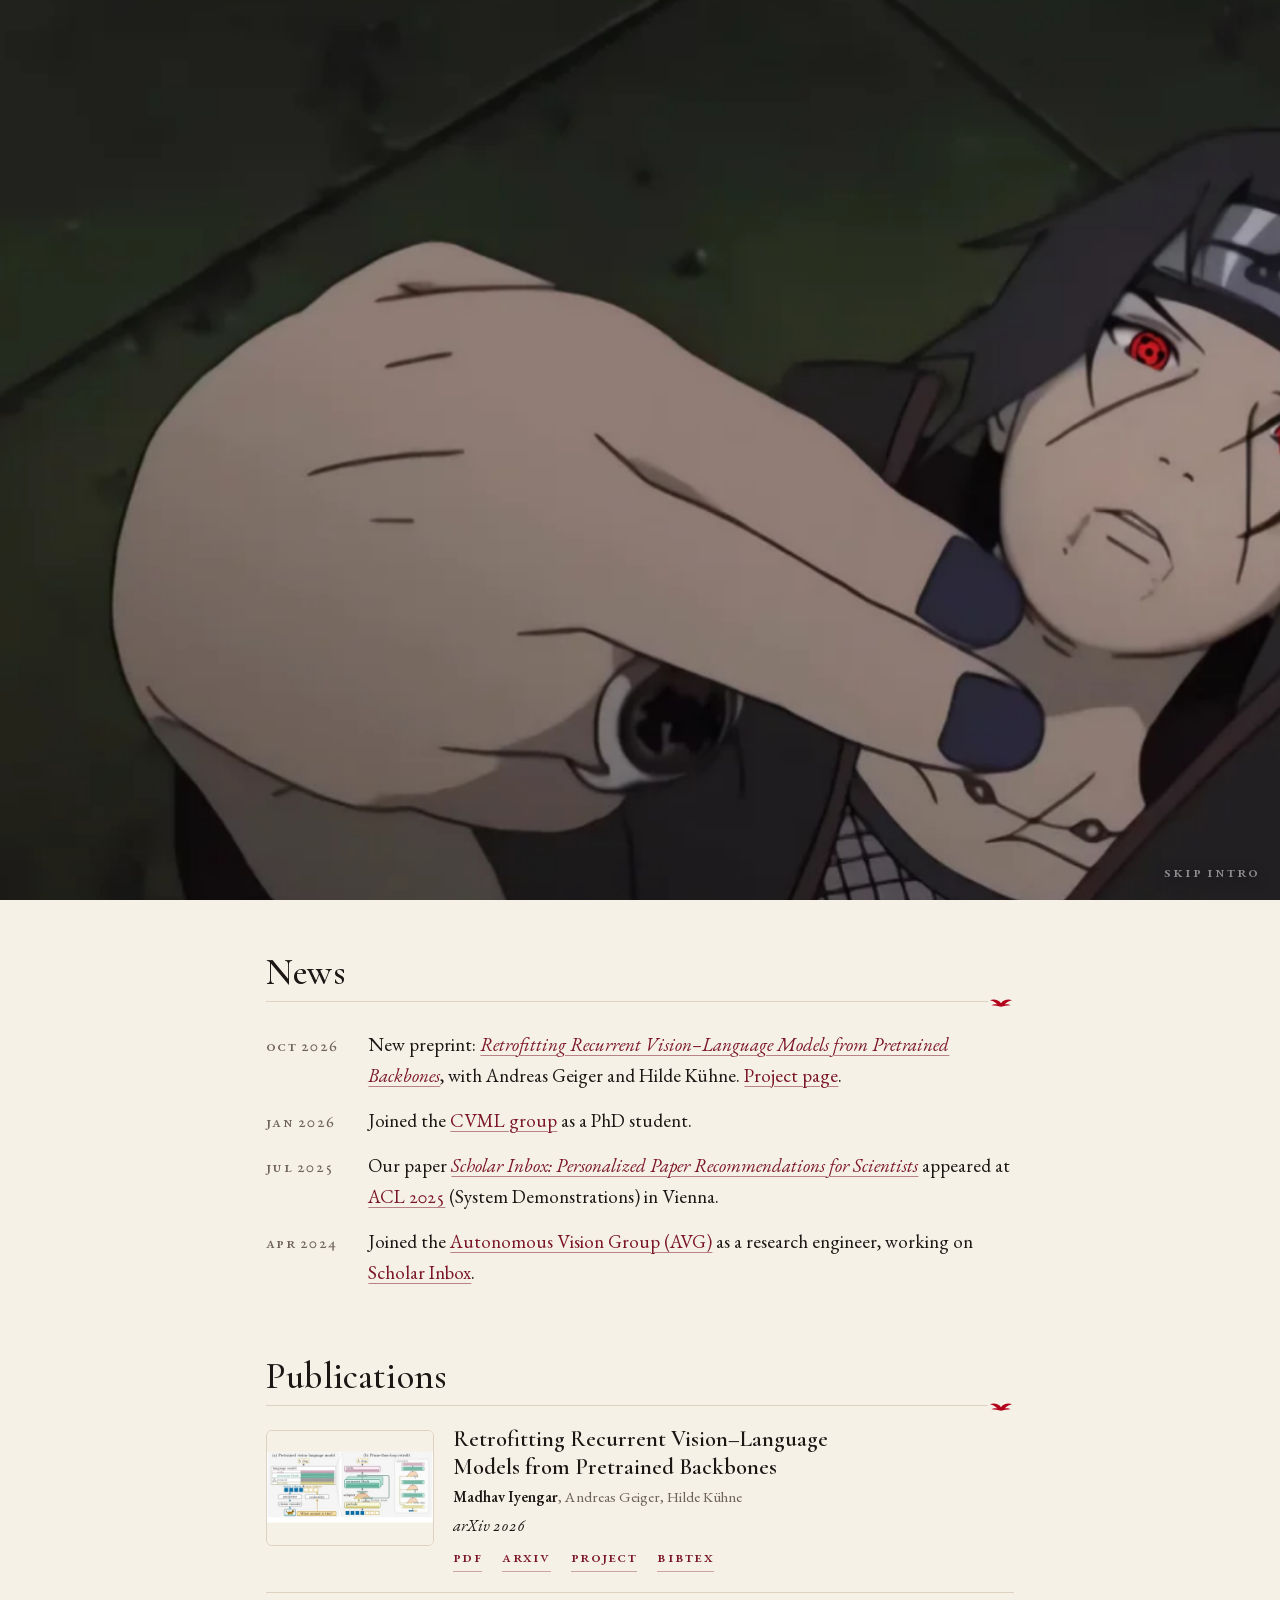
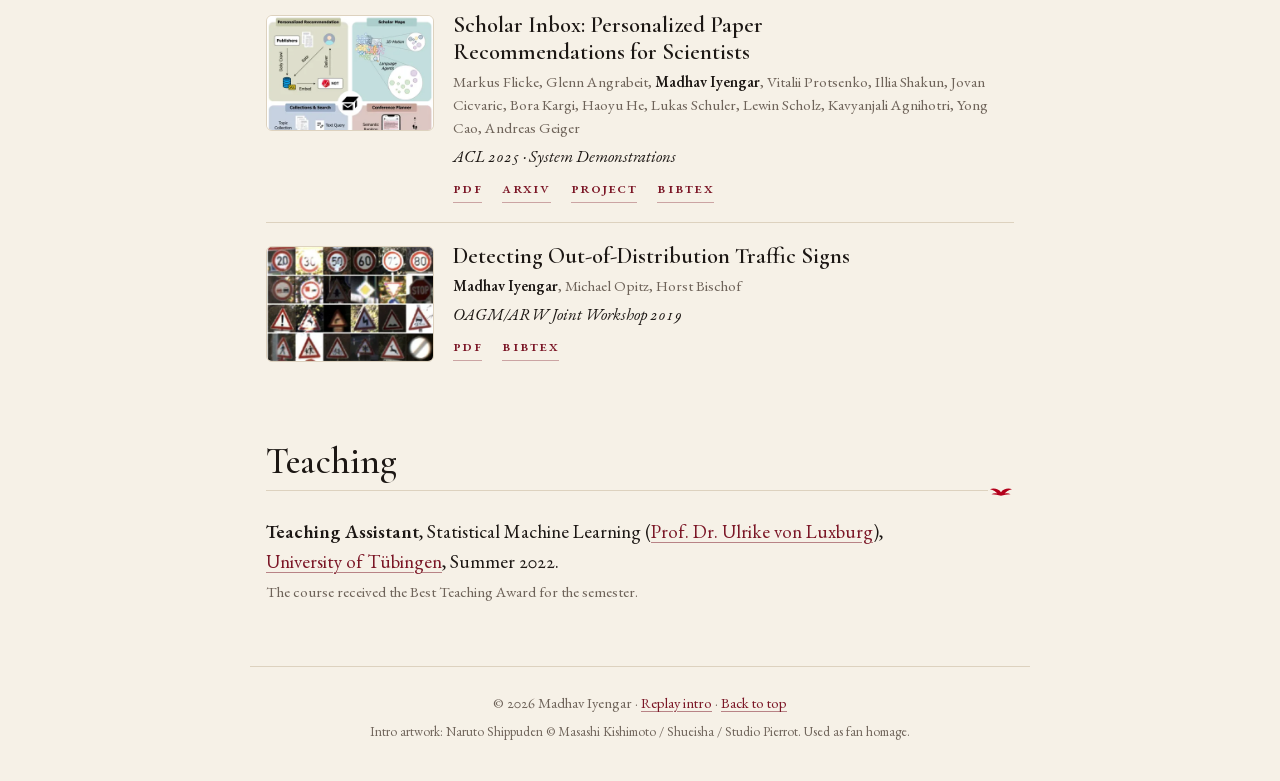
<file: index.html>
<!DOCTYPE html>
<html lang="en">
<head>
  <meta charset="utf-8">
  <meta name="viewport" content="width=device-width, initial-scale=1">
  <title>Madhav Iyengar | PhD Student, University of Tübingen</title>
  <meta name="description" content="Madhav Iyengar is a PhD student in the Computer Vision and Multimodal Learning group at the University of Tübingen, working on looped models, multimodal learning and representation learning.">
  <meta name="author" content="Madhav Iyengar">
  <meta name="google-site-verification" content="fSUJclRIt6SSLzbLlqw6iklCKTnELWrMKQztUNrKUSI" />
  <meta name="theme-color" content="#f6f1e7">
  <link rel="canonical" href="https://madhavesdios.github.io/">
  <meta property="og:type" content="website">
  <meta property="og:title" content="Madhav Iyengar">
  <meta property="og:description" content="Madhav Iyengar is a PhD student in the Computer Vision and Multimodal Learning group at the University of Tübingen, working on looped models, multimodal learning and representation learning.">
  <meta property="og:url" content="https://madhavesdios.github.io/">
  <meta property="og:image" content="https://madhavesdios.github.io/assets/og-image.jpg">
  <meta property="og:image:width" content="1200">
  <meta property="og:image:height" content="630">
  <meta name="twitter:card" content="summary_large_image">
  <meta name="twitter:image" content="https://madhavesdios.github.io/assets/og-image.jpg">
  <link rel="icon" href="assets/favicon.svg" type="image/svg+xml">
  <link rel="icon" href="assets/favicon-32.png" type="image/png" sizes="32x32">
  <link rel="icon" href="assets/favicon-16.png" type="image/png" sizes="16x16">
  <link rel="apple-touch-icon" href="assets/apple-touch-icon.png">
  <link rel="manifest" href="assets/site.webmanifest">

  <!-- Runs synchronously BEFORE first paint: picks the theme and decides whether the intro plays,
       so the homepage never flashes before the black intro overlay. -->
  <script>
    (function () {
      var d = document.documentElement;
      try {
        d.classList.add('js');
        var theme = null;
        try { theme = localStorage.getItem('theme'); } catch (e) {}
        if (theme !== 'light' && theme !== 'dark') {
          theme = window.matchMedia('(prefers-color-scheme: dark)').matches ? 'dark' : 'light';
        }
        d.setAttribute('data-theme', theme);
        var tc = document.querySelector('meta[name="theme-color"]'); // browser chrome (mobile address bar) follows the theme
        if (tc) tc.setAttribute('content', theme === 'dark' ? '#0d0a0b' : '#f6f1e7');

        // search-engine crawlers (Googlebot, Bingbot, ...) get the page straight away: same content, no animation
        if (/bot|crawl|spider|slurp|Google-InspectionTool/i.test(navigator.userAgent)) return;
        var forced = /[?&]intro=1(&|$)/.test(location.search); // explicit replay (nav button, footer link, Konami code)
        // Reduced motion only blocks the AUTOMATIC first-visit intro; a visitor who asks for the replay gets it.
        if (!forced && window.matchMedia('(prefers-reduced-motion: reduce)').matches) return;
        if (location.hash && location.hash.length > 1) return; // deep link (e.g. /#publications): no intro
        var seen = false;
        try { seen = !!localStorage.getItem('genjutsu-seen'); } catch (e) {}
        if (forced || !seen) {
          d.classList.add('intro-active');
          // Last-resort safety net, independent of intro.js (off in preview mode: ?intro=1&at=2.5). It must never fire
          // before intro.js's own timers, which start when that script boots (a second or two after this one on a slow
          // network): its hard timeout is loadMax + totalDuration + safetyExtra = 17.8 s (a replay's loadMaxForced: 28.8 s).
          // Keep these two numbers above those, with room for the boot delay.
          if (!/[?&]at=/.test(location.search)) {
            setTimeout(function () { d.classList.remove('intro-active'); }, forced ? 35000 : 22000);
          }
        } else {
          d.classList.add('intro-returning');
        }
      } catch (e) {}
    })();
  </script>

  <link rel="preload" href="fonts/eb-garamond.woff2" as="font" type="font/woff2" crossorigin>
  <link rel="preload" href="fonts/cormorant-garamond.woff2" as="font" type="font/woff2" crossorigin>
  <link rel="stylesheet" href="css/style.css?v=2026-10-16d">

  <script type="application/ld+json">
{
    "@context": "https://schema.org",
    "@type": "ProfilePage",
    "url": "https://madhavesdios.github.io/",
    "name": "Madhav Iyengar",
    "dateModified": "2026-10-16T19:00:00+02:00",
    "mainEntity": {
      "@type": "Person",
      "@id": "https://madhavesdios.github.io/#person",
      "name": "Madhav Iyengar",
      "givenName": "Madhav",
      "familyName": "Iyengar",
      "url": "https://madhavesdios.github.io/",
      "image": "https://madhavesdios.github.io/assets/photo.jpg",
      "jobTitle": "PhD Student",
      "description": "PhD student in the Computer Vision and Multimodal Learning (CVML) group at the University of Tübingen and the Tübingen AI Center, working on looped models, multimodal learning and representation learning.",
      "affiliation": [
        {
          "@type": "CollegeOrUniversity",
          "name": "University of Tübingen",
          "url": "https://uni-tuebingen.de/en/"
        },
        {
          "@type": "ResearchOrganization",
          "name": "Tübingen AI Center",
          "url": "https://tuebingen.ai/"
        },
        {
          "@type": "ResearchOrganization",
          "name": "Computer Vision and Multimodal Learning (CVML) group",
          "url": "https://cvml.tuebingen.ai/"
        }
      ],
      "alumniOf": {
        "@type": "CollegeOrUniversity",
        "name": "University of Tübingen",
        "url": "https://uni-tuebingen.de/en/"
      },
      "knowsAbout": [
        "Looped models",
        "Multimodal learning",
        "Representation learning",
        "Machine learning",
        "Computer vision"
      ],
      "sameAs": [
        "https://scholar.google.com/citations?user=Att71I0AAAAJ",
        "https://github.com/MadhavEsDios",
        "https://www.linkedin.com/in/madhav-iyengar-012398135"
      ]
    }
  }
  </script>
</head>
<body>

  <!-- Intro overlay: hidden unless <html> has class "intro-active". Content is built by js/intro.js -->
  <div id="intro" class="intro-overlay" role="dialog" aria-label="Introduction animation">
    <button type="button" class="intro-skip" aria-label="Skip intro">Skip intro</button>
  </div>

  <header class="site-nav" id="top">
    <nav class="nav-inner" aria-label="Main">
      <a class="brand" href="#about">Madhav Iyengar</a>
      <button class="nav-toggle" type="button" aria-expanded="false" aria-controls="nav-links" aria-label="Menu">
        <span></span><span></span><span></span>
      </button>
      <ul class="nav-links" id="nav-links">
        <li><a href="#about">About</a></li>
        <li><a href="#news">News</a></li>
        <li><a href="#publications">Publications</a></li>
        <li><a href="#teaching">Teaching</a></li>
      </ul>
      <a class="replay-btn" id="replay-nav" href="?intro=1" title="Replay the intro" aria-label="Replay the intro">
        <svg viewBox="-32 -32 64 64" width="18" height="18" aria-hidden="true"><circle r="28.5" fill="none" stroke="currentColor" stroke-width="3.5"/><g fill="currentColor"><circle r="5.5"/><g id="rt"><circle cy="-15" r="4.2"/><path d="M-4.2-15C-4.2-21 2.5-24.5 8-20.5 3.5-21 1.2-18 4.2-15Z"/></g><use href="#rt" transform="rotate(120)"/><use href="#rt" transform="rotate(240)"/></g></svg>
      </a>
      <button class="theme-toggle" id="theme-toggle" type="button" title="Tsukuyomi" aria-label="Toggle Tsukuyomi (dark) theme" aria-pressed="false">
        <svg viewBox="0 0 24 24" width="18" height="18" aria-hidden="true"><path fill="currentColor" d="M20 14.5A8.5 8.5 0 0 1 9.5 4 8.5 8.5 0 1 0 20 14.5z"/></svg>
      </button>
    </nav>
  </header>

  <!-- First screen: the banner and the About block share one flex column (css/style.css, ".first-screen"), so on desktop the banner takes whatever height
       the window has left after the nav and the About block. -->
  <div class="first-screen">

  <!-- Full-bleed hero banner (assets/intro/web/hero.webp). To change the picture, replace that file (and web-sm/hero.webp). -->
  <!-- Hero banner. Light theme: the picture(s) listed in data-sun-images (one picture = no loop; with two, a slow loop; data-pos-sun-list = their object-positions:
       data-hold seconds each, data-fade seconds crossfade; no loop with reduced motion). Dark "Tsukuyomi" theme: the throne
       (assets/intro/web/hero-throne.webp). data-pos-sun / data-pos-night = object-position of each.
       Optional red glow over the sun picture's eyes: data-glow="on" plus
       data-eye-left / data-eye-right ("x,y" as fractions of the first picture). -->
  <div class="hero-banner" data-glow="off" data-eye-left="0.453,0.197" data-eye-right="0.554,0.207" data-pos-sun="50% 40%" data-pos-sun-list="50% 40%" data-pos-night="50% 45%"
          data-sun-images="assets/intro/web/hero-sun.webp" data-hold="7" data-fade="2.5">
    <div class="hero-media"><div class="hero-imgs">
      <img class="hero-img hero-img-night" alt="" width="2560" height="1440" decoding="async">
    </div></div>
    <div class="hero-shade"></div>
    <div class="hero-title">
      <h1>Madhav Iyengar</h1>
      <p>PhD Student &middot; University of Tübingen</p>
    </div>
  </div>
  <script>
    (function () {
      var b = document.querySelector('.hero-banner'), box = b.querySelector('.hero-imgs'), night = b.querySelector('.hero-img-night');
      var dark = document.documentElement.getAttribute('data-theme') === 'dark';
      var small = Math.max(innerWidth, innerHeight) * Math.min(window.devicePixelRatio || 1, 2) < 1500;
      var dir = small ? 'web-sm/' : 'web/';
      var V = '?v=2026-10-16e'; // bump when banner images change, so browsers don't show cached old ones
      var list = b.getAttribute('data-sun-images').split(',');
      var suns = list.map(function (src, i) { // light-theme pictures; the first one is the main image
        var im = document.createElement('img');
        im.className = 'hero-img hero-img-sun' + (i === 0 ? ' is-on' : ''); im.alt = ''; im.decoding = 'async';
        im.width = 2560; im.height = 1440; im.setAttribute('data-src', src.trim().replace('/web/', '/' + dir));
        if (i === 0 && !small && innerWidth * Math.min(window.devicePixelRatio || 1, 2) > 2600) { // big / Retina: 3840px version, else the 2560 one
          var orig = src.trim(); im.setAttribute('data-src', orig.replace('.webp', '-3840.webp'));
          im._fb = orig + V;
        }
        im.onerror = function () { if (im._fb) { var fb = im._fb; im._fb = null; im.src = fb; return; } im.parentNode && im.parentNode.removeChild(im); var f = box.querySelector('.hero-img-sun'); if (f && !box.querySelector('.hero-img-sun.is-on')) f.classList.add('is-on'); };
        var pl = (b.getAttribute('data-pos-sun-list') || '').split(',')[i]; if (pl) im.style.objectPosition = pl.trim();
        box.insertBefore(im, night); return im;
      });
      function loadSun(i) { var im = suns[i]; if (im && !im.src) im.src = im.getAttribute('data-src') + V; }
      function loadNight() { // hero-throne.webp (3840px version on big / Retina screens, falls back to 2560)
        var big = !small && innerWidth * Math.min(window.devicePixelRatio || 1, 2) > 2600;
        if (big) night.onerror = function () { night.onerror = null; night.src = 'assets/intro/web/hero-throne.webp' + V; };
        night.src = 'assets/intro/' + (big ? 'web/hero-throne-3840.webp' : dir + 'hero-throne.webp') + V;
      }
      if (dark) { loadNight(); } else { loadSun(0); }
      function later() { setTimeout(function () { if (dark) loadSun(0); else loadNight(); suns.forEach(function (_, i) { loadSun(i); }); }, 0); }
      if (document.readyState === 'complete') later(); else addEventListener('load', later);
    })();
  </script>

  <!-- ================= ABOUT (part of the first screen, so it sits outside <main>) ================= -->
  <section id="about" class="hero">
    <div class="hero-row">
      <img class="photo" src="assets/photo.jpg?v=4" alt="Photo of Madhav Iyengar" width="600" height="800"
           onerror="this.replaceWith(Object.assign(document.createElement('div'),{className:'photo photo-ph',textContent:'Photo',ariaLabel:'Photo placeholder'}))">
      <div class="hero-text">
        <p>
          I am a PhD student in the <a href="https://cvml.tuebingen.ai/">Computer Vision and Multimodal Learning (CVML) group</a>
          at the <a href="https://uni-tuebingen.de/en/">University of Tübingen</a> and the <a href="https://tuebingen.ai/">Tübingen AI Center</a>, advised by
          <a href="https://hildekuehne.github.io/">Prof. Dr. Hilde Kühne</a> and co-supervised by
          <a href="https://www.cvlibs.net/">Prof. Dr. Andreas Geiger</a>. I am also part of the fabulous
          <a href="https://www.scholar-inbox.com/">Scholar Inbox</a> project, where I now serve as an advisor.
        </p>
        <p>
          Previously, I was a research engineer in the
          <a href="https://uni-tuebingen.de/en/fakultaeten/mathematisch-naturwissenschaftliche-fakultaet/fachbereiche/informatik/lehrstuehle/autonomous-vision/home/">Autonomous Vision Group (AVG)</a>,
          working on <a href="https://www.scholar-inbox.com/">Scholar Inbox</a>. I hold an
          <a href="https://uni-tuebingen.de/en/study/finding-a-course/degree-programs-available/detail/course/machine-learning-master/">M.Sc. in Machine Learning</a>
          from the University of Tübingen.
        </p>
      </div>
    </div>
    <div class="hero-foot">
      <p class="interests"><span class="label">Research interests</span> Looped models &middot; Multimodal learning &middot; Representation learning</p>
      <ul class="links">
        <li><a href="mailto:thealmightylion.madhav@gmail.com">Email</a></li>
        <li><a href="https://scholar.google.com/citations?user=Att71I0AAAAJ&amp;hl=en">Google Scholar</a></li>
        <li><a href="https://github.com/MadhavEsDios">GitHub</a></li>
        <li><a href="https://www.linkedin.com/in/madhav-iyengar-012398135">LinkedIn</a></li>
      </ul>
    </div>
  </section>
  </div><!-- /.first-screen -->

  <main>
    <!-- ================= NEWS ================= -->
    <section id="news">
      <h2>News</h2>
      <ul class="news">
        <!-- Add new items at the TOP -->
        <li><time datetime="2026-10">Oct 2026</time> <span>New preprint: <a href="https://arxiv.org/abs/2610.22075"><em>Retrofitting Recurrent Vision–Language Models from Pretrained Backbones</em></a>, with Andreas Geiger and Hilde Kühne. <a href="recurrent-vlms/">Project page</a>.</span></li>
        <li><time datetime="2026-01">Jan 2026</time> <span>Joined the <a href="https://cvml.tuebingen.ai/">CVML group</a> as a PhD student.</span></li>
        <li><time datetime="2025-07">Jul 2025</time> <span>Our paper <a href="https://aclanthology.org/2025.acl-demo.30/"><em>Scholar Inbox: Personalized Paper Recommendations for Scientists</em></a> appeared at <a href="https://2025.aclweb.org/">ACL 2025</a> (System Demonstrations) in Vienna.</span></li>
        <li><time datetime="2024-04">Apr 2024</time> <span>Joined the <a href="https://uni-tuebingen.de/en/fakultaeten/mathematisch-naturwissenschaftliche-fakultaet/fachbereiche/informatik/lehrstuehle/autonomous-vision/home/">Autonomous Vision Group (AVG)</a> as a research engineer, working on <a href="https://www.scholar-inbox.com/">Scholar Inbox</a>.</span></li>
      </ul>
    </section>

    <!-- ================= PUBLICATIONS ================= -->
    <section id="publications">
      <h2>Publications</h2>
      <!--
        HOW TO ADD A PUBLICATION: edit publications.bib and run  python3 scripts/build_publications.py
        (it rewrites everything between the PUBLICATIONS:START / END markers below; do not edit that block by hand).
      -->
      <div class="pubs">
        <!-- PUBLICATIONS:START -->

        <article class="pub">
          <img class="thumb" src="assets/pubs/recurrent-vlms.webp" alt="" width="168" height="116" loading="lazy">
          <div class="pub-body">
            <h3>Retrofitting Recurrent Vision–Language Models from Pretrained Backbones</h3>
            <p class="authors"><strong>Madhav Iyengar</strong>, Andreas Geiger, Hilde Kühne</p>
            <p class="venue"><em>arXiv 2026</em></p>
            <div class="pub-links">
              <a href="recurrent-vlms/iyengar2026retrofitting.pdf">PDF</a> <a href="https://arxiv.org/abs/2610.22075">arXiv</a> <a href="recurrent-vlms/">Project</a>
              <details class="bibtex"><summary>BibTeX</summary>
<pre>@article{iyengar2026retrofitting,
  title   = {Retrofitting Recurrent Vision--Language Models from Pretrained Backbones},
  author  = {Iyengar, Madhav and Geiger, Andreas and K{\&quot;u}hne, Hilde},
  journal = {arXiv preprint arXiv:2610.22075},
  year    = {2026}
}</pre></details>
            </div>
          </div>
        </article>

        <article class="pub">
          <img class="thumb" src="assets/pubs/scholar-inbox.webp" alt="" width="168" height="116" loading="lazy">
          <div class="pub-body">
            <h3>Scholar Inbox: Personalized Paper Recommendations for Scientists</h3>
            <p class="authors">Markus Flicke, Glenn Angrabeit, <strong>Madhav Iyengar</strong>, Vitalii Protsenko, Illia Shakun, Jovan Cicvaric, Bora Kargi, Haoyu He, Lukas Schuler, Lewin Scholz, Kavyanjali Agnihotri, Yong Cao, Andreas Geiger</p>
            <p class="venue"><em>ACL 2025 · System Demonstrations</em></p>
            <div class="pub-links">
              <a href="https://aclanthology.org/2025.acl-demo.30.pdf">PDF</a> <a href="https://arxiv.org/abs/2504.08385">arXiv</a> <a href="https://www.scholar-inbox.com/">Project</a>
              <details class="bibtex"><summary>BibTeX</summary>
<pre>@inproceedings{flicke2025scholar,
  title     = {Scholar Inbox: Personalized Paper Recommendations for Scientists},
  author    = {Flicke, Markus and Angrabeit, Glenn and Iyengar, Madhav and Protsenko, Vitalii and Shakun, Illia and Cicvaric, Jovan and Kargi, Bora and He, Haoyu and Schuler, Lukas and Scholz, Lewin and Agnihotri, Kavyanjali and Cao, Yong and Geiger, Andreas},
  booktitle = {Proceedings of the 63rd Annual Meeting of the Association for Computational Linguistics (Volume 3: System Demonstrations)},
  pages     = {307--317},
  year      = {2025},
  address   = {Vienna, Austria},
  publisher = {Association for Computational Linguistics},
  doi       = {10.18653/v1/2025.acl-demo.30},
  url       = {https://aclanthology.org/2025.acl-demo.30/}
}</pre></details>
            </div>
          </div>
        </article>

        <article class="pub">
          <img class="thumb" src="assets/pubs/ood-traffic-signs.webp" alt="" width="168" height="116" loading="lazy">
          <div class="pub-body">
            <h3>Detecting Out-of-Distribution Traffic Signs</h3>
            <p class="authors"><strong>Madhav Iyengar</strong>, Michael Opitz, Horst Bischof</p>
            <p class="venue"><em>OAGM/ARW Joint Workshop 2019</em></p>
            <div class="pub-links">
              <a href="https://workshops.aapr.at/wp-content/uploads/2019/05/ARW-OAGM19_40.pdf">PDF</a>
              <details class="bibtex"><summary>BibTeX</summary>
<pre>@inproceedings{iyengar2019detecting,
  title     = {Detecting Out-of-Distribution Traffic Signs},
  author    = {Iyengar, Madhav and Opitz, Michael and Bischof, Horst},
  booktitle = {Proceedings of the Joint Austrian Computer Vision and Robotics Workshop (ARW \&amp; OAGM)},
  year      = {2019}
}</pre></details>
            </div>
          </div>
        </article>

        <!-- PUBLICATIONS:END -->
      </div>
    </section>

    <!-- ================= TEACHING ================= -->
    <section id="teaching">
      <h2>Teaching</h2>
      <ul class="plain">
        <li><strong>Teaching Assistant</strong>, Statistical Machine Learning (<a href="https://www.tml.cs.uni-tuebingen.de/">Prof. Dr. Ulrike von Luxburg</a>), <a href="https://uni-tuebingen.de/en/">University of Tübingen</a>, Summer 2022.
          <span class="note">The course received the Best Teaching Award for the semester.</span></li>
      </ul>
    </section>
  </main>

  <footer class="site-footer">
    <p>&copy; <span id="year">2025</span> Madhav Iyengar &middot; <a href="?intro=1" id="replay-intro">Replay intro</a> &middot; <a href="#top">Back to top</a></p>
    <p class="credit">Intro artwork: Naruto Shippuden &copy; Masashi Kishimoto / Shueisha / Studio Pierrot. Used as fan homage.</p>
  </footer>

  <script src="js/main.js?v=2026-10-16c" defer></script>
  <script src="js/intro.js?v=2026-10-16b" defer></script>
</body>
</html>
</file>
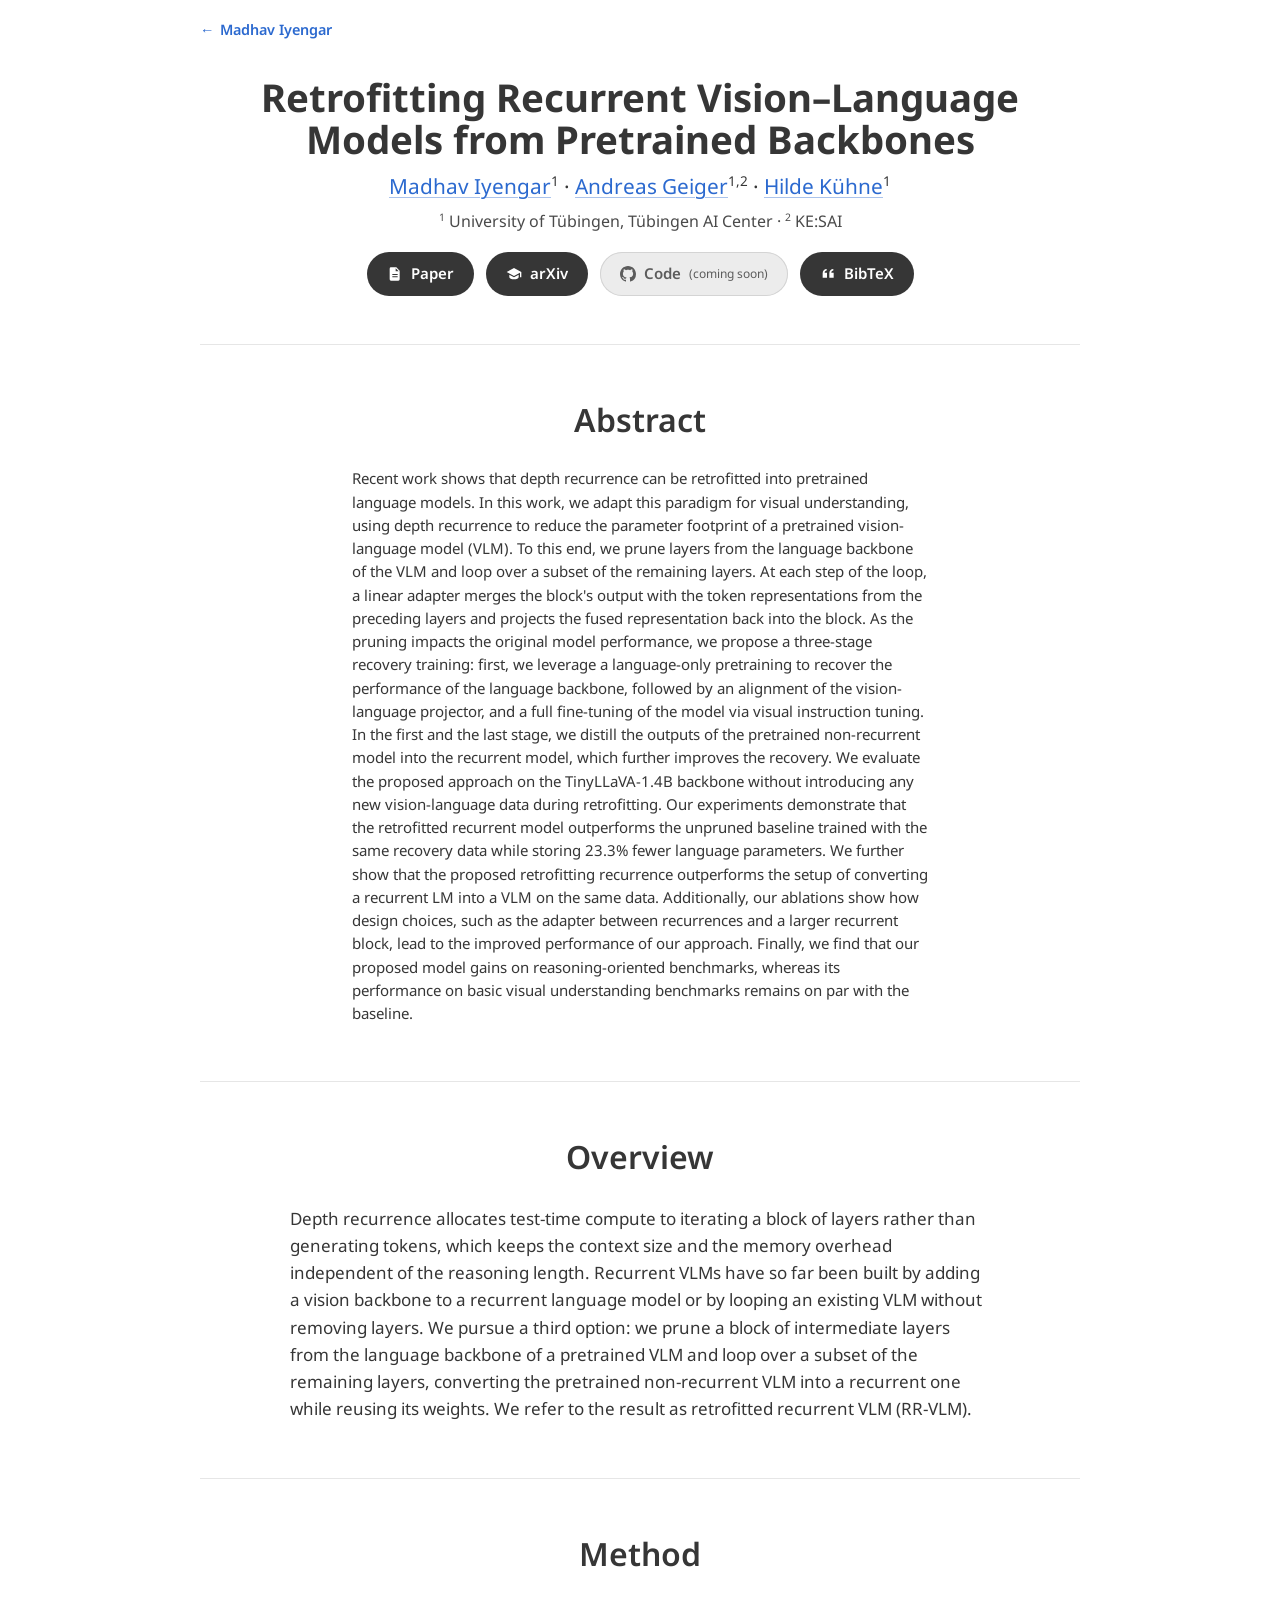
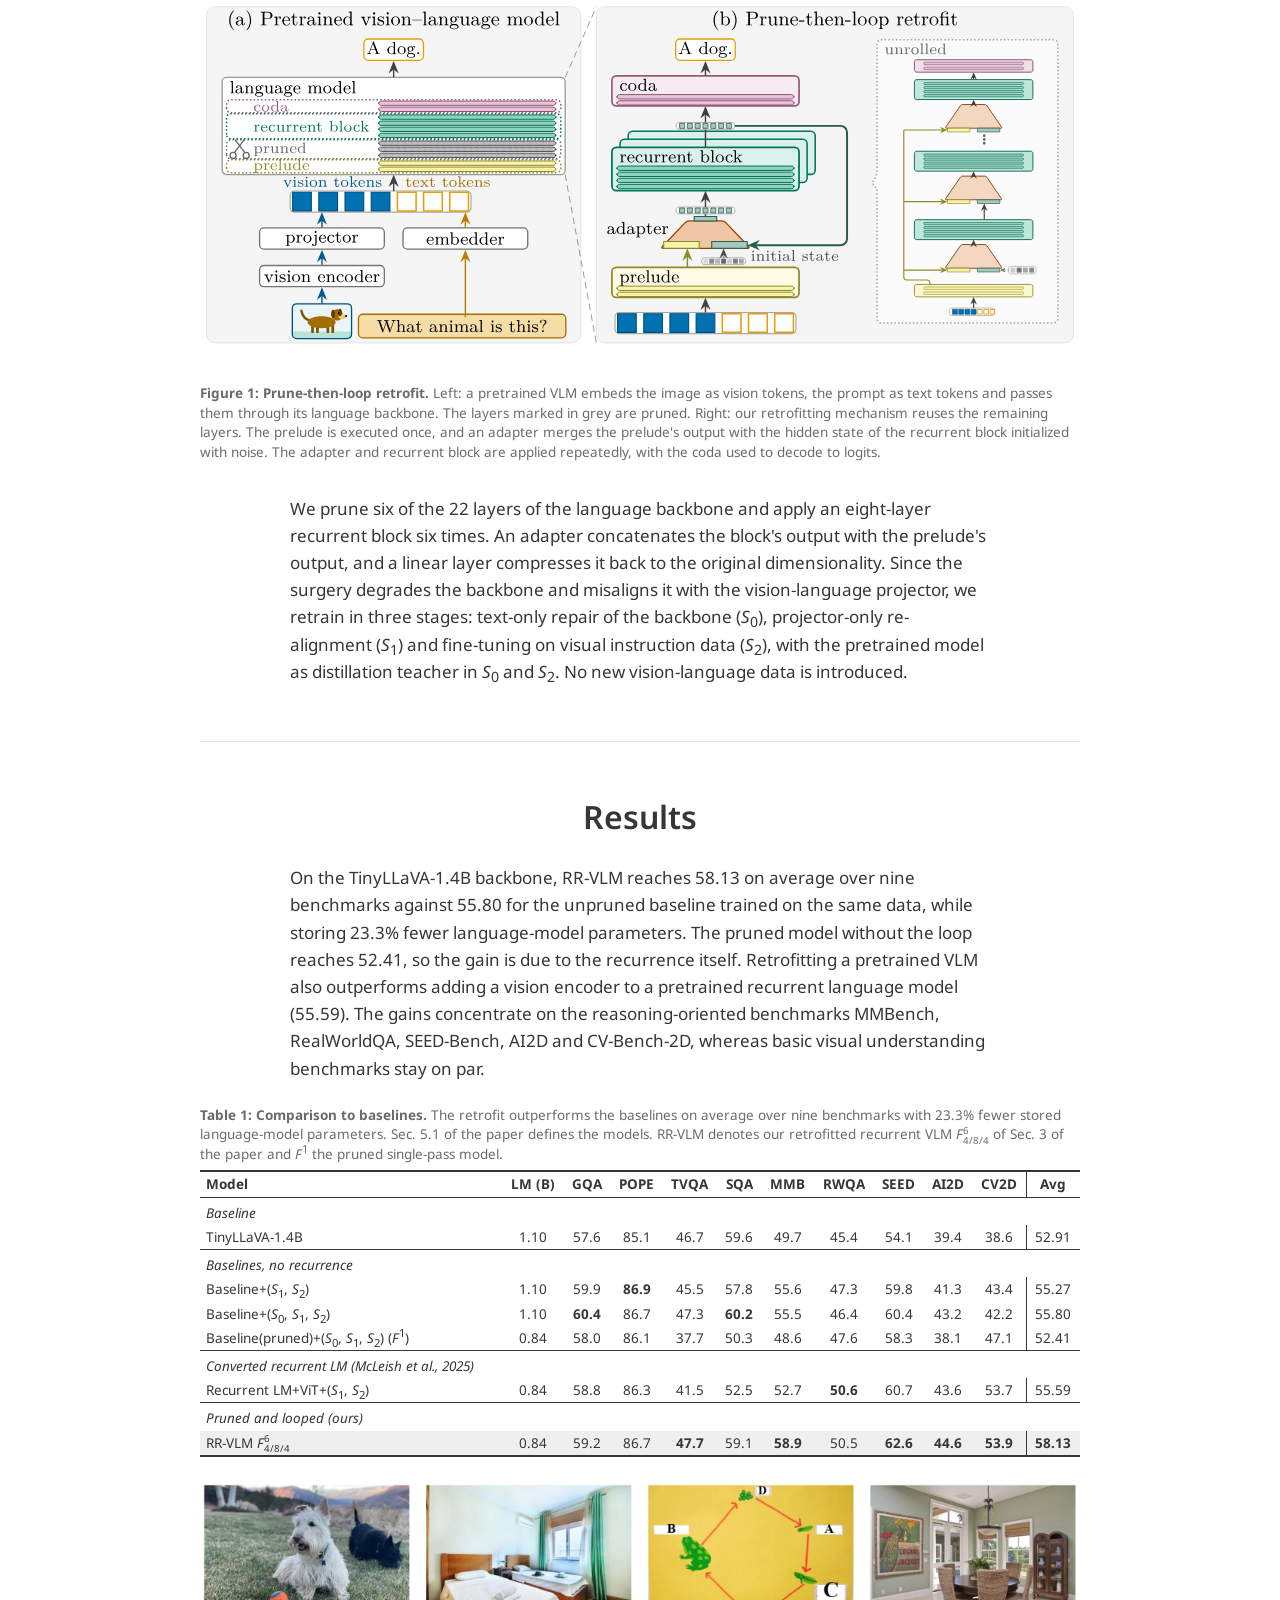
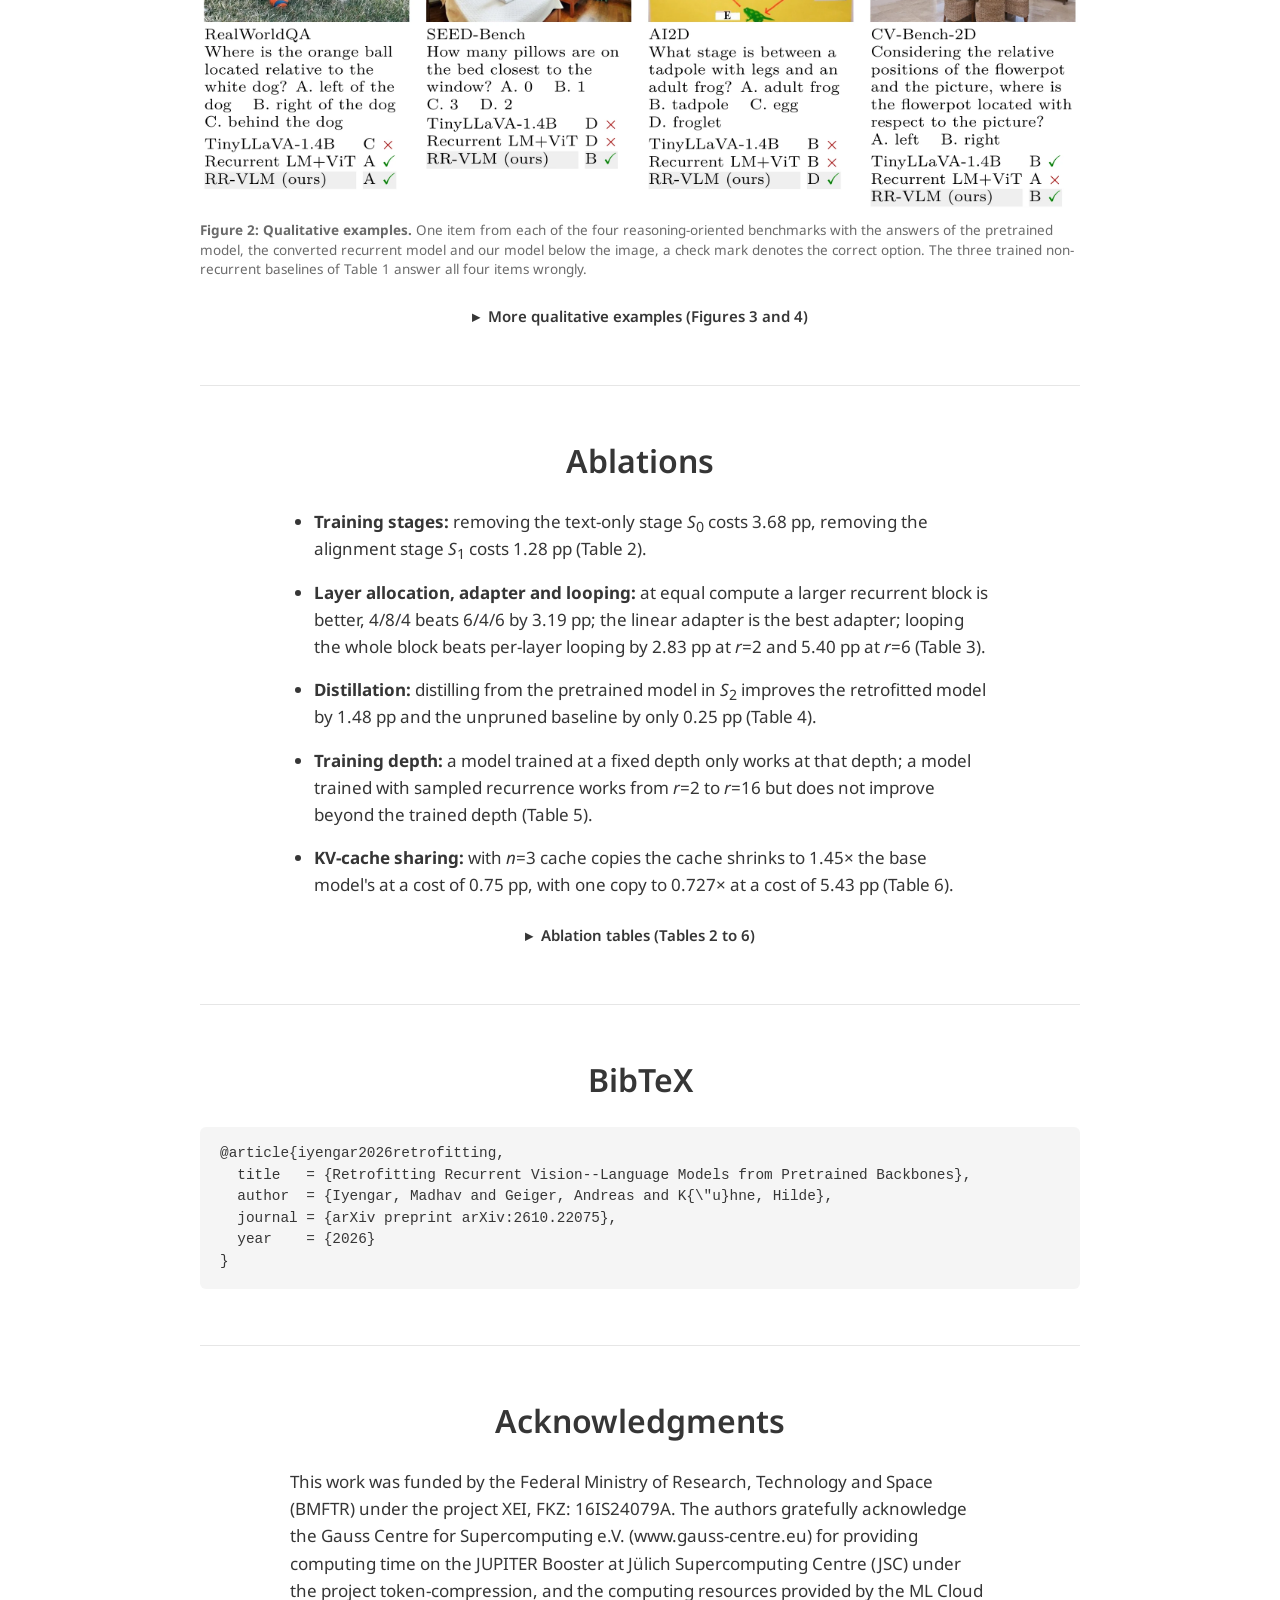
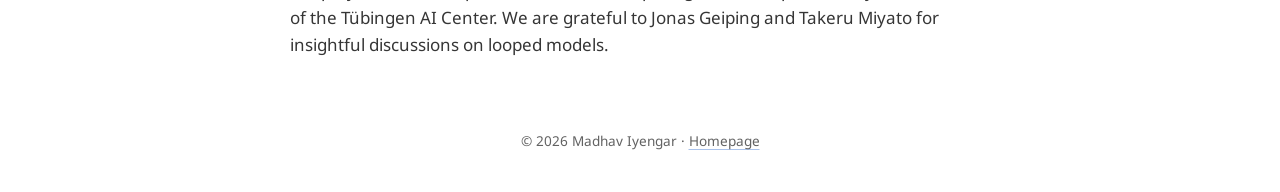
<file: recurrent-vlms/index.html>
<!DOCTYPE html>
<html lang="en">
<head>
  <meta charset="utf-8">
  <meta name="viewport" content="width=device-width, initial-scale=1">
  <title>Retrofitting Recurrent Vision–Language Models from Pretrained Backbones</title>
  <meta name="description" content="The retrofitted model outperforms the unpruned baseline while storing 23.3% fewer language-model parameters.">
  <meta name="author" content="Madhav Iyengar, Andreas Geiger, Hilde Kühne">
  <meta name="theme-color" content="#ffffff">
  <link rel="canonical" href="https://madhavesdios.github.io/recurrent-vlms/">
  <meta property="og:type" content="article">
  <meta property="og:title" content="Retrofitting Recurrent Vision–Language Models from Pretrained Backbones">
  <meta property="og:description" content="The retrofitted model outperforms the unpruned baseline while storing 23.3% fewer language-model parameters.">
  <meta property="og:url" content="https://madhavesdios.github.io/recurrent-vlms/">
  <meta property="og:image" content="https://madhavesdios.github.io/recurrent-vlms/fig1_overview.png">
  <meta property="og:image:width" content="1667">
  <meta property="og:image:height" content="706">
  <meta name="twitter:card" content="summary_large_image">
  <meta name="twitter:image" content="https://madhavesdios.github.io/recurrent-vlms/fig1_overview.png">
  <link rel="icon" href="../assets/favicon.svg" type="image/svg+xml">
  <link rel="icon" href="../assets/favicon-32.png" type="image/png" sizes="32x32">
  <link rel="icon" href="../assets/favicon-16.png" type="image/png" sizes="16x16">
  <link rel="apple-touch-icon" href="../assets/apple-touch-icon.png">
  <link rel="manifest" href="../assets/site.webmanifest">

  <link rel="preconnect" href="https://fonts.googleapis.com">
  <link rel="preconnect" href="https://fonts.gstatic.com" crossorigin>
  <link href="https://fonts.googleapis.com/css2?family=Noto+Sans:ital,wght@0,400;0,600;0,700;1,400&display=swap" rel="stylesheet">
  <link rel="stylesheet" href="style.css?v=2026-10-16b">
</head>
<body>
  <nav class="topbar" aria-label="Site"><a href="/" aria-label="Madhav Iyengar, homepage"><span aria-hidden="true">&larr;</span> Madhav Iyengar</a></nav>
  <main id="top">
    <header class="paper-head">
      <h1>Retrofitting Recurrent Vision&ndash;Language Models from Pretrained Backbones</h1>
      <p class="paper-authors"><span class="au"><a href="https://madhavesdios.github.io/">Madhav Iyengar</a><sup>1</sup></span> &middot; <span class="au"><a href="https://www.cvlibs.net/">Andreas Geiger</a><sup>1,2</sup></span> &middot; <span class="au"><a href="https://hildekuehne.github.io/">Hilde Kühne</a><sup>1</sup></span></p>
      <p class="paper-affil"><sup>1</sup> University of Tübingen, Tübingen AI Center &middot; <sup>2</sup> KE:SAI</p>
      <ul class="buttons" aria-label="Links">
        <li><a class="btn" href="iyengar2026retrofitting.pdf"><svg viewBox="0 0 24 24" aria-hidden="true"><path d="M6 2h8l5 5v13a2 2 0 0 1-2 2H6a2 2 0 0 1-2-2V4a2 2 0 0 1 2-2zm7 1.5V8h4.5L13 3.5zM8 12v1.6h8V12H8zm0 3.4V17h8v-1.6H8z"/></svg>Paper</a></li>
        <li><a class="btn" href="https://arxiv.org/abs/2610.22075"><svg viewBox="0 0 24 24" aria-hidden="true"><path d="M12 3 1 9l11 6 9-4.9V17h2V9L12 3zM5 13.2v3.6c0 1.7 3.1 3.2 7 3.2s7-1.5 7-3.2v-3.6l-7 3.8-7-3.8z"/></svg>arXiv</a></li>
        <li><span class="btn btn-off" role="link" aria-disabled="true"><svg viewBox="0 0 16 16" aria-hidden="true"><path d="M8 0C3.58 0 0 3.58 0 8c0 3.54 2.29 6.53 5.47 7.59.4.07.55-.17.55-.38 0-.19-.01-.82-.01-1.49-2.01.37-2.53-.49-2.69-.94-.09-.23-.48-.94-.82-1.13-.28-.15-.68-.52-.01-.53.63-.01 1.08.58 1.23.82.72 1.21 1.87.87 2.33.66.07-.52.28-.87.51-1.07-1.78-.2-3.64-.89-3.64-3.95 0-.87.31-1.59.82-2.15-.08-.2-.36-1.02.08-2.12 0 0 .67-.21 2.2.82.64-.18 1.32-.27 2-.27.68 0 1.36.09 2 .27 1.53-1.04 2.2-.82 2.2-.82.44 1.1.16 1.92.08 2.12.51.56.82 1.27.82 2.15 0 3.07-1.87 3.75-3.65 3.95.29.25.54.73.54 1.48 0 1.07-.01 1.93-.01 2.2 0 .21.15.46.55.38A8.01 8.01 0 0 0 16 8c0-4.42-3.58-8-8-8z"/></svg>Code <small>(coming soon)</small></span></li>
        <li><a class="btn" href="#bibtex-sec"><svg viewBox="0 0 24 24" aria-hidden="true"><path d="M4 17.5V11c0-4 2.5-6.3 6-6.5v2.3C8.2 7 7 8.2 7 10h3.5v7.5H4zm10 0V11c0-4 2.5-6.3 6-6.5v2.3C18.2 7 17 8.2 17 10h3.5v7.5H14z"/></svg>BibTeX</a></li>
      </ul>
    </header>

    <section id="abstract" class="abstract">
      <h2>Abstract</h2>
      <p>Recent work shows that depth recurrence can be retrofitted into pretrained language models. In this work, we adapt this paradigm for visual understanding, using depth recurrence to reduce the parameter footprint of a pretrained vision-language model (VLM). To this end, we prune layers from the language backbone of the VLM and loop over a subset of the remaining layers. At each step of the loop, a linear adapter merges the block's output with the token representations from the preceding layers and projects the fused representation back into the block. As the pruning impacts the original model performance, we propose a three-stage recovery training: first, we leverage a language-only pretraining to recover the performance of the language backbone, followed by an alignment of the vision-language projector, and a full fine-tuning of the model via visual instruction tuning. In the first and the last stage, we distill the outputs of the pretrained non-recurrent model into the recurrent model, which further improves the recovery. We evaluate the proposed approach on the TinyLLaVA-1.4B backbone without introducing any new vision-language data during retrofitting. Our experiments demonstrate that the retrofitted recurrent model outperforms the unpruned baseline trained with the same recovery data while storing 23.3% fewer language parameters. We further show that the proposed retrofitting recurrence outperforms the setup of converting a recurrent LM into a VLM on the same data. Additionally, our ablations show how design choices, such as the adapter between recurrences and a larger recurrent block, lead to the improved performance of our approach. Finally, we find that our proposed model gains on reasoning-oriented benchmarks, whereas its performance on basic visual understanding benchmarks remains on par with the baseline.</p>
    </section>

    <section id="overview">
      <h2>Overview</h2>
      <p>Depth recurrence allocates test-time compute to iterating a block of layers rather than generating tokens, which keeps the context size and the memory overhead independent of the reasoning length. Recurrent VLMs have so far been built by adding a vision backbone to a recurrent language model or by looping an existing VLM without removing layers. We pursue a third option: we prune a block of intermediate layers from the language backbone of a pretrained VLM and loop over a subset of the remaining layers, converting the pretrained non-recurrent VLM into a recurrent one while reusing its weights. We refer to the result as retrofitted recurrent VLM (RR-VLM).</p>
    </section>

    <section id="method">
      <h2>Method</h2>
      <figure class="fig1">
        <a href="fig1_overview.svg"><img src="fig1_overview.svg" alt="Overview of the prune-then-loop retrofit: the pretrained VLM on the left with pruned layers in grey, the retrofitted recurrent model on the right with prelude, adapter, recurrent block and coda." width="1667" height="706"></a>
        <figcaption><b>Figure 1:</b> <b>Prune-then-loop retrofit.</b> Left: a pretrained VLM embeds the image as vision tokens, the prompt as text tokens and passes them through its language backbone. The layers marked in grey are pruned. Right: our retrofitting mechanism reuses the remaining layers. The prelude is executed once, and an adapter merges the prelude's output with the hidden state of the recurrent block initialized with noise. The adapter and recurrent block are applied repeatedly, with the coda used to decode to logits.</figcaption>
      </figure>
      <p>We prune six of the 22 layers of the language backbone and apply an eight-layer recurrent block six times. An adapter concatenates the block's output with the prelude's output, and a linear layer compresses it back to the original dimensionality. Since the surgery degrades the backbone and misaligns it with the vision-language projector, we retrain in three stages: text-only repair of the backbone (<i>S</i><sub>0</sub>), projector-only re-alignment (<i>S</i><sub>1</sub>) and fine-tuning on visual instruction data (<i>S</i><sub>2</sub>), with the pretrained model as distillation teacher in <i>S</i><sub>0</sub> and <i>S</i><sub>2</sub>. No new vision-language data is introduced.</p>
    </section>

    <section id="results">
      <h2>Results</h2>
      <p>On the TinyLLaVA-1.4B backbone, RR-VLM reaches 58.13 on average over nine benchmarks against 55.80 for the unpruned baseline trained on the same data, while storing 23.3% fewer language-model parameters. The pruned model without the loop reaches 52.41, so the gain is due to the recurrence itself. Retrofitting a pretrained VLM also outperforms adding a vision encoder to a pretrained recurrent language model (55.59). The gains concentrate on the reasoning-oriented benchmarks MMBench, RealWorldQA, SEED-Bench, AI2D and CV-Bench-2D, whereas basic visual understanding benchmarks stay on par.</p>

<p class="tcaption" id="t1-cap"><b>Table 1:</b> <b>Comparison to baselines.</b> The retrofit outperforms the baselines on average over nine benchmarks with 23.3% fewer stored language-model parameters. Sec. 5.1 of the paper defines the models. RR-VLM denotes our retrofitted recurrent VLM <i>F</i><span class="ss"><sup>6</sup><sub>4/8/4</sub></span> of Sec. 3 of the paper and <i>F</i><sup>1</sup> the pruned single-pass model.</p>
<div class="table-scroll" role="region" aria-label="Table 1, scrollable" tabindex="0">
<table class="iclr t1" aria-labelledby="t1-cap">
<thead>
<tr><th scope="col"><b>Model</b></th><th scope="col"><b>LM (B)</b></th><th scope="col"><b>GQA</b></th><th scope="col"><b>POPE</b></th><th scope="col"><b>TVQA</b></th><th scope="col"><b>SQA</b></th><th scope="col"><b>MMB</b></th><th scope="col"><b>RWQA</b></th><th scope="col"><b>SEED</b></th><th scope="col"><b>AI2D</b></th><th scope="col"><b>CV2D</b></th><th scope="col"><b>Avg</b></th></tr>
</thead>
<tbody>
<tr class="grp"><th colspan="12" scope="rowgroup"><i><i>Baseline</i></i></th></tr>
<tr><th scope="row">TinyLLaVA-1.4B</th><td>1.10</td><td>57.6</td><td>85.1</td><td>46.7</td><td>59.6</td><td>49.7</td><td>45.4</td><td>54.1</td><td>39.4</td><td>38.6</td><td>52.91</td></tr>
</tbody>
<tbody>
<tr class="grp"><th colspan="12" scope="rowgroup"><i><i>Baselines, no recurrence</i></i></th></tr>
<tr><th scope="row">Baseline+(<i>S</i><sub>1</sub>, <i>S</i><sub>2</sub>)</th><td>1.10</td><td>59.9</td><td><b>86.9</b></td><td>45.5</td><td>57.8</td><td>55.6</td><td>47.3</td><td>59.8</td><td>41.3</td><td>43.4</td><td>55.27</td></tr>
<tr><th scope="row">Baseline+(<i>S</i><sub>0</sub>, <i>S</i><sub>1</sub>, <i>S</i><sub>2</sub>)</th><td>1.10</td><td><b>60.4</b></td><td>86.7</td><td>47.3</td><td><b>60.2</b></td><td>55.5</td><td>46.4</td><td>60.4</td><td>43.2</td><td>42.2</td><td>55.80</td></tr>
<tr><th scope="row">Baseline(pruned)+(<i>S</i><sub>0</sub>, <i>S</i><sub>1</sub>, <i>S</i><sub>2</sub>) (<i>F</i><sup>1</sup>)</th><td>0.84</td><td>58.0</td><td>86.1</td><td>37.7</td><td>50.3</td><td>48.6</td><td>47.6</td><td>58.3</td><td>38.1</td><td>47.1</td><td>52.41</td></tr>
</tbody>
<tbody>
<tr class="grp"><th colspan="12" scope="rowgroup"><i><i>Converted recurrent LM (McLeish et al., 2025)</i></i></th></tr>
<tr><th scope="row">Recurrent LM+ViT+(<i>S</i><sub>1</sub>, <i>S</i><sub>2</sub>)</th><td>0.84</td><td>58.8</td><td>86.3</td><td>41.5</td><td>52.5</td><td>52.7</td><td><b>50.6</b></td><td>60.7</td><td>43.6</td><td>53.7</td><td>55.59</td></tr>
</tbody>
<tbody>
<tr class="grp"><th colspan="12" scope="rowgroup"><i><i>Pruned and looped (ours)</i></i></th></tr>
<tr class="ours"><th scope="row">RR-VLM <i>F</i><span class="ss"><sup>6</sup><sub>4/8/4</sub></span></th><td>0.84</td><td>59.2</td><td>86.7</td><td><b>47.7</b></td><td>59.1</td><td><b>58.9</b></td><td>50.5</td><td><b>62.6</b></td><td><b>44.6</b></td><td><b>53.9</b></td><td><b>58.13</b></td></tr>
</tbody>
</table>
</div>


      <figure class="fig2">
        <div class="fig-scroll"><a href="fig2_qualitative.webp"><img src="fig2_qualitative.webp" alt="Qualitative examples: one item from each of the four reasoning-oriented benchmarks with the answers of the pretrained model, the converted recurrent model and our model." width="2334" height="876" loading="lazy"></a></div>
        <figcaption><b>Figure 2:</b> <b>Qualitative examples.</b> One item from each of the four reasoning-oriented benchmarks with the answers of the pretrained model, the converted recurrent model and our model below the image, a check mark denotes the correct option. The three trained non-recurrent baselines of Table 1 answer all four items wrongly.</figcaption>
      </figure>


      <details class="more"><summary>More qualitative examples (Figures 3 and 4)</summary>
      <figure class="fig3">
        <div class="fig-scroll"><a href="fig3_qualitative_rwqa_seed.webp"><img src="fig3_qualitative_rwqa_seed.webp" alt="Qualitative examples: two items from RealWorldQA and two from SEED-Bench with the answer of every model in Table 1." width="2059" height="1356" loading="lazy"></a></div>
        <figcaption><b>Figure 3:</b> <b>Qualitative examples (RealWorldQA, SEED-Bench).</b> Two items per benchmark with the answer of every model in Table 1. A check mark denotes the correct option.</figcaption>
      </figure>

      <figure class="fig4">
        <div class="fig-scroll"><a href="fig4_qualitative_ai2d_cv2d.webp"><img src="fig4_qualitative_ai2d_cv2d.webp" alt="Qualitative examples: two items from AI2D and two from CV-Bench-2D with the answer of every model in Table 1." width="2059" height="1356" loading="lazy"></a></div>
        <figcaption><b>Figure 4:</b> <b>Qualitative examples (AI2D, CV-Bench-2D).</b> Two items per benchmark with the answer of every model in Table 1. A check mark denotes the correct option.</figcaption>
      </figure>
      </details>
    </section>

    <section id="ablations">
      <h2>Ablations</h2>
      <ul class="abl-list">
        <li><b>Training stages:</b> removing the text-only stage <i>S</i><sub>0</sub> costs 3.68 pp, removing the alignment stage <i>S</i><sub>1</sub> costs 1.28 pp (Table 2).</li>
        <li><b>Layer allocation, adapter and looping:</b> at equal compute a larger recurrent block is better, 4/8/4 beats 6/4/6 by 3.19 pp; the linear adapter is the best adapter; looping the whole block beats per-layer looping by 2.83 pp at <i>r</i>=2 and 5.40 pp at <i>r</i>=6 (Table 3).</li>
        <li><b>Distillation:</b> distilling from the pretrained model in <i>S</i><sub>2</sub> improves the retrofitted model by 1.48 pp and the unpruned baseline by only 0.25 pp (Table 4).</li>
        <li><b>Training depth:</b> a model trained at a fixed depth only works at that depth; a model trained with sampled recurrence works from <i>r</i>=2 to <i>r</i>=16 but does not improve beyond the trained depth (Table 5).</li>
        <li><b>KV-cache sharing:</b> with <i>n</i>=3 cache copies the cache shrinks to 1.45× the base model's at a cost of 0.75 pp, with one copy to 0.727× at a cost of 5.43 pp (Table 6).</li>
      </ul>

      <details class="more"><summary>Ablation tables (Tables 2 to 6)</summary>
<p class="tcaption" id="t2-cap"><b>Table 2:</b> <b>Training stages.</b> We remove single stages of the training strategy of Sec. 3.2 of the paper from our best performing setting (4/8/4, <i>r</i>=6, 60B <i>S</i><sub>0</sub> budget), each stage with its distillation term. The first row repeats the unpruned baseline of Table 1, which is trained with the full strategy. Avg is the mean of the nine columns to its left.</p>
<div class="table-scroll" role="region" aria-label="Table 2, scrollable" tabindex="0">
<table class="iclr t2" aria-labelledby="t2-cap">
<thead>
<tr><th scope="col"><b>Model and training stages</b></th><th scope="col"><b>GQA</b></th><th scope="col"><b>POPE</b></th><th scope="col"><b>TVQA</b></th><th scope="col"><b>SQA</b></th><th scope="col"><b>MMB</b></th><th scope="col"><b>RWQA</b></th><th scope="col"><b>SEED</b></th><th scope="col"><b>AI2D</b></th><th scope="col"><b>CV2D</b></th><th scope="col"><b>Avg</b></th></tr>
</thead>
<tbody>
<tr><th scope="row">Baseline+(<i>S</i><sub>0</sub>, <i>S</i><sub>1</sub>, <i>S</i><sub>2</sub>)</th><td>60.4</td><td>86.7</td><td>47.3</td><td>60.2</td><td>55.5</td><td>46.4</td><td>60.4</td><td>43.2</td><td>42.2</td><td>55.80</td></tr>
</tbody>
<tbody>
<tr><th scope="row">RR-VLM, <i>S</i><sub>1</sub>, <i>S</i><sub>2</sub></th><td>59.6</td><td>86.5</td><td>45.5</td><td>54.6</td><td>52.1</td><td>44.1</td><td>61.0</td><td>40.0</td><td>46.6</td><td>54.45</td></tr>
<tr><th scope="row">RR-VLM, <i>S</i><sub>0</sub>, <i>S</i><sub>2</sub></th><td>59.3</td><td>86.6</td><td>47.0</td><td>57.1</td><td>56.7</td><td>48.8</td><td>62.4</td><td>42.7</td><td>51.2</td><td>56.85</td></tr>
<tr class="ours"><th scope="row">RR-VLM, <i>S</i><sub>0</sub>, <i>S</i><sub>1</sub>, <i>S</i><sub>2</sub> (ours)</th><td>59.2</td><td>86.7</td><td>47.7</td><td>59.1</td><td>58.9</td><td>50.5</td><td>62.6</td><td>44.6</td><td>53.9</td><td><b>58.13</b></td></tr>
</tbody>
</table>
</div>
<p class="tcaption" id="t3-cap"><b>Table 3:</b> <b>Ablations.</b> Each table changes one setting of the model named in its header and the best value is in bold. All tables (a), (b) and (c) use the 7.5B <i>S</i><sub>0</sub> budget without text distillation.</p>
<div class="subtables" role="group" aria-labelledby="t3-cap">
<table class="iclr sub">
<thead>
<tr><th colspan="2" scope="col"><b>(a) Layer allocation, 56 layers</b></th></tr>
</thead>
<tbody>
<tr><th scope="row">6/4/6, <i>r</i>=11</th><td class="r">52.56</td></tr>
<tr><th scope="row">4/6/4, <i>r</i>=8</th><td class="r">54.15</td></tr>
<tr><th scope="row">4/8/4, <i>r</i>=6</th><td class="r"><b>55.75</b></td></tr>
</tbody>
</table>
<table class="iclr sub">
<thead>
<tr><th colspan="2" scope="col"><b>(b) Adapter, 4/6/4, <i>r</i>=6</b></th></tr>
</thead>
<tbody>
<tr><th scope="row"><i>A</i><sub>∅</sub> (none)</th><td class="r">54.29</td></tr>
<tr><th scope="row"><i>A</i><sub>sc</sub></th><td class="r">52.98</td></tr>
<tr><th scope="row"><i>A</i><sub>pc</sub></th><td class="r">53.76</td></tr>
<tr><th scope="row"><i>A</i><sub>lin</sub></th><td class="r"><b>55.02</b></td></tr>
</tbody>
</table>
<table class="iclr sub">
<thead>
<tr><th colspan="2" scope="col"><b>(c) Looping variant, 4/6/4</b></th></tr>
</thead>
<tbody>
<tr><th scope="row">per-layer looping, <i>r</i>=2</th><td class="r">52.19</td></tr>
<tr><th scope="row">per-layer looping, <i>r</i>=6</th><td class="r">49.62</td></tr>
<tr><th scope="row">block looping, <i>r</i>=6</th><td class="r"><b>55.02</b></td></tr>
</tbody>
</table>
</div>
<p class="tcaption" id="t4-cap"><b>Table 4:</b> <b>Knowledge distillation.</b> We evaluate the impact of the knowledge distillation in <i>S</i><sub>2</sub>. Each row states on which batches the distillation term is applied and with which weight <i>λ</i> and temperature <i>τ</i>. All rows use the 60B <i>S</i><sub>0</sub> budget and the 4/8/4 layer allocation and share the same <i>S</i><sub>0</sub>, which applies the distillation term with <i>λ</i>=0.5 at <i>τ</i>=2. The first two rows give the unpruned baseline of Table 1 with and without the <i>S</i><sub>2</sub> distillation.</p>
<table class="iclr t4" aria-labelledby="t4-cap">
<thead>
<tr><th scope="col"><b>Knowledge distillation</b></th><th scope="col" class="r"><b>Avg</b></th></tr>
</thead>
<tbody>
<tr><th scope="row">Baseline+(<i>S</i><sub>0</sub>, <i>S</i><sub>1</sub>, <i>S</i><sub>2</sub>) (Table 1)</th><td class="r">55.80</td></tr>
<tr><th scope="row" class="ind">without <i>S</i><sub>2</sub> distillation</th><td class="r">55.55</td></tr>
</tbody>
<tbody>
<tr><th scope="row">RR-VLM, no <i>S</i><sub>2</sub> distillation</th><td class="r">56.65</td></tr>
<tr><th scope="row">RR-VLM, VL-KD only, <i>λ</i>=0.25</th><td class="r">56.88</td></tr>
<tr><th scope="row" class="ind">+ text-KD, <i>τ</i>=2</th><td class="r">57.24</td></tr>
<tr><th scope="row" class="ind">+ text-KD, <i>τ</i>=1 (ours)</th><td class="r"><b>58.13</b></td></tr>
</tbody>
</table>
<p class="tcaption" id="t5-cap"><b>Table 5:</b> <b>Fixed against sampled training depth.</b> Both models use the 4/8/4 layer allocation and the 7.5B <i>S</i><sub>0</sub> budget and differ only in the number of recurrences during training, fixed at <i>r</i>=6 or sampled with mean 6. The columns give GQA accuracy when the model is evaluated with <i>r</i> passes. Values marked <sup>†</sup> come from runs that were stopped early because the output had degenerated.</p>
<div class="table-scroll" role="region" aria-label="Table 5, scrollable" tabindex="0">
<table class="iclr t5" aria-labelledby="t5-cap">
<thead>
<tr><td></td><th colspan="7" scope="col" class="cm"><b>GQA at test-time depth <i>r</i></b></th></tr>
<tr><th scope="col"><b>Training depth</b></th><th scope="col" class="r"><b><i>r</i>=2</b></th><th scope="col" class="r"><b><i>r</i>=4</b></th><th scope="col" class="r"><b><i>r</i>=5</b></th><th scope="col" class="r"><b><i>r</i>=6</b></th><th scope="col" class="r"><b><i>r</i>=8</b></th><th scope="col" class="r"><b><i>r</i>=12</b></th><th scope="col" class="r"><b><i>r</i>=16</b></th></tr>
</thead>
<tbody>
<tr><th scope="row">sampled, r̄=6 (<i>F</i><sup>r̃</sup>)</th><td class="r">57.8</td><td class="r">59.3</td><td class="r">59.5</td><td class="r">59.5</td><td class="r">59.4</td><td class="r">59.1</td><td class="r">59.3</td></tr>
<tr class="ours"><th scope="row">fixed, <i>r</i>=6 (<i>F</i><sup><i>r</i></sup>, our setting)</th><td class="r">0.0<sup>†</sup></td><td class="r">0.0<sup>†</sup></td><td class="r">43.1</td><td class="r">59.7</td><td class="r">50.9</td><td class="r">4.2<sup>†</sup></td><td class="r">0.0<sup>†</sup></td></tr>
</tbody>
</table>
</div>
<p class="tcaption" id="t6-cap"><b>Table 6:</b> <b>KV-cache sharing across passes at inference.</b> The table analyses the KV cache per token as a multiple of the base model’s cache. The model keeps only <i>n</i> copies of the cache instead of one per pass. The six passes use these copies in turn, so with <i>n</i>=1 every pass shares one cache, and <i>n</i>=6 is our model without sharing.</p>
<div class="table-scroll" role="region" aria-label="Table 6, scrollable" tabindex="0">
<table class="iclr t6" aria-labelledby="t6-cap">
<thead>
<tr><th scope="col"><b>Setting</b></th><th scope="col" class="r"><b>Cache</b></th><th scope="col"><b>GQA</b></th><th scope="col"><b>POPE</b></th><th scope="col"><b>TVQA</b></th><th scope="col"><b>SQA</b></th><th scope="col"><b>MMB</b></th><th scope="col"><b>RWQA</b></th><th scope="col"><b>SEED</b></th><th scope="col"><b>AI2D</b></th><th scope="col"><b>CV2D</b></th><th scope="col" class="r"><b>Avg</b></th></tr>
</thead>
<tbody>
<tr><th scope="row"><i>n</i>=1 (last pass)</th><td class="r">0.727×</td><td>49.1</td><td>86.7</td><td>18.6</td><td>59.3</td><td>57.0</td><td>47.7</td><td>61.2</td><td>42.2</td><td>52.5</td><td class="r">52.70</td></tr>
<tr><th scope="row"><i>n</i>=2</th><td class="r">1.09×</td><td>56.5</td><td>86.7</td><td>31.5</td><td>59.2</td><td>58.6</td><td>49.7</td><td>62.6</td><td>44.1</td><td>53.8</td><td class="r">55.85</td></tr>
<tr><th scope="row"><i>n</i>=3</th><td class="r">1.45×</td><td>58.6</td><td>86.7</td><td>41.8</td><td>59.4</td><td>58.6</td><td>50.5</td><td>62.6</td><td>44.4</td><td>53.9</td><td class="r">57.38</td></tr>
<tr class="ours"><th scope="row"><i>n</i>=6 (ours)</th><td class="r">2.55×</td><td>59.2</td><td>86.7</td><td>47.7</td><td>59.1</td><td>58.9</td><td>50.5</td><td>62.6</td><td>44.6</td><td>53.9</td><td class="r">58.13</td></tr>
</tbody>
</table>
</div>
      </details>
    </section>

    <section id="bibtex-sec">
      <h2>BibTeX</h2>
<pre class="bib-pre">@article{iyengar2026retrofitting,
  title   = {Retrofitting Recurrent Vision--Language Models from Pretrained Backbones},
  author  = {Iyengar, Madhav and Geiger, Andreas and K{\"u}hne, Hilde},
  journal = {arXiv preprint arXiv:2610.22075},
  year    = {2026}
}</pre>
    </section>

    <section id="acknowledgments">
      <h2>Acknowledgments</h2>
      <p class="ack">This work was funded by the Federal Ministry of Research, Technology and Space (BMFTR) under the project XEI, FKZ: 16IS24079A. The authors gratefully acknowledge the Gauss Centre for Supercomputing e.V. (www.gauss-centre.eu) for providing computing time on the JUPITER Booster at Jülich Supercomputing Centre (JSC) under the project token-compression, and the computing resources provided by the ML Cloud of the Tübingen AI Center. We are grateful to Jonas Geiping and Takeru Miyato for insightful discussions on looped models.</p>
    </section>
  </main>

  <footer class="site-footer">
    <p>&copy; 2026 Madhav Iyengar &middot; <a href="https://madhavesdios.github.io/">Homepage</a></p>
  </footer>
</body>
</html>
</file>
<file: css/style.css>
/* ===== Fonts (self-hosted subsets; licences in fonts/OFL.txt) ===== */
@font-face { font-family: "EB Garamond"; src: url("../fonts/eb-garamond.woff2") format("woff2"); font-weight: 400 600; font-style: normal; font-display: swap; }
@font-face { font-family: "EB Garamond"; src: url("../fonts/eb-garamond-italic.woff2") format("woff2"); font-weight: 400 500; font-style: italic; font-display: swap; }
@font-face { font-family: "Cormorant Garamond"; src: url("../fonts/cormorant-garamond.woff2") format("woff2"); font-weight: 500 700; font-style: normal; font-display: swap; }
@font-face { font-family: "Cormorant Garamond"; src: url("../fonts/cormorant-garamond-italic.woff2") format("woff2"); font-weight: 500; font-style: italic; font-display: swap; }

/* ===== Theme colours (edit here) ===== */
:root, [data-theme="light"] {
  --bg: #f6f1e7;          /* warm ivory */
  --bg-alt: #ede5d6;
  --text: #1c1714;
  --muted: #6e6359;
  --accent: #7b1626;      /* oxblood */
  --accent-ink: #7b1626;  /* accent as TEXT (links, labels, focus): equals --accent here; lifted in the dark theme to pass 4.5:1 */
  --border: #ddd2bf;
  --nav-bg: rgba(246, 241, 231, .9);
  --font-display: "Cormorant Garamond", "EB Garamond", Georgia, serif;
  --font-serif: "EB Garamond", Georgia, "Times New Roman", serif;
  --label-track: .08em;   /* tracking of the small-caps labels (nav, dates, links) */
  --label-weight: 460;     /* their weight; one step heavier in the dark theme */
  --maxw: 780px;
  --radius: 6px;          /* small controls, thumbnails, code blocks (the portrait keeps its own 14px) */
  color-scheme: light;    /* native scrollbars follow the theme */
}
/* Dark theme, "Tsukuyomi" */
[data-theme="dark"] {
  --bg: #0d0a0b;
  --bg-alt: #161112;
  --text: #e6dfda;
  --muted: #9d938d;
  --accent: #cf3a4c;
  --label-weight: 500;
  --accent-ink: #df4a5c;  /* same hue, a touch lighter: 4.1:1 -> 5.0:1 on the warm black, so links and small labels pass AA */
  --border: #2a2123;
  --nav-bg: rgba(13, 10, 11, .88);
  color-scheme: dark;
}

*, *::before, *::after { box-sizing: border-box; }
html { scroll-padding-top: 72px; -webkit-text-size-adjust: 100%; }
html.intro-active { overflow: hidden; }
::selection { background: color-mix(in srgb, var(--accent) 26%, var(--bg)); color: var(--text); }
/* very faint paper grain (the same noise tile as the intro; set by js/main.js) */
body::before { content: ""; position: fixed; inset: 0; z-index: -1; pointer-events: none; opacity: .04; mix-blend-mode: multiply; background-size: 128px 128px; background-image: var(--grain, none); }
[data-theme="dark"] body::before { opacity: .03; mix-blend-mode: overlay; }
body {
  margin: 0; background: var(--bg); color: var(--text);
  font-family: var(--font-serif); font-size: 19px; line-height: 1.62; font-optical-sizing: auto; font-variant-numeric: oldstyle-nums; font-feature-settings: "kern", "liga", "onum";
  -webkit-font-smoothing: antialiased;
  transition: background .3s, color .3s; overflow-x: hidden;
}
[data-theme="dark"] body { font-weight: 440; letter-spacing: .005em; } /* light text on dark wants a touch more weight (variable font) */
@media (max-width: 600px) { body { font-size: 18px; } }
main, .nav-inner, .site-footer, #about { max-width: var(--maxw); margin: 0 auto; padding-left: 16px; padding-right: 16px; }
h1, h2, h3 { font-family: var(--font-display); line-height: 1.2; margin: 0 0 .5rem; font-weight: 600; text-wrap: balance; }
h1 { font-size: clamp(2.2rem, 7vw, 3.1rem); }
h2 { font-size: 2.3rem; font-weight: 500; letter-spacing: .005em; padding-bottom: .35rem; border-bottom: 1px solid var(--border); margin-bottom: 1.3rem; position: relative; }
/* tiny crow motif at the end of each section rule */
/* tiny crow ornament at the end of each section rule (a real element, inserted by js/main.js; clickable easter egg) */
.crow-orn { position: absolute; right: 0; bottom: -9px; width: 26px; height: 13px; background-color: var(--bg); cursor: inherit;
  background-image: url("data:image/svg+xml,%3Csvg xmlns='http://www.w3.org/2000/svg' viewBox='0 0 60 30'%3E%3Cpath fill='%23b3001b' d='M30 14C24 6 12 2 0 6c10 2 16 6 20 12-6-2-12-1-16 2 10 0 18 2 26 4 8-2 16-4 26-4-4-3-10-4-16-2 4-6 10-10 20-12C48 2 36 6 30 14z'/%3E%3C/svg%3E");
  background-size: 22px 11px; background-repeat: no-repeat; background-position: center; }
h3 { font-size: 1.25rem; }
@media (max-width: 600px) { h2 { font-size: 2rem; } }
strong { font-weight: 600; }
p { margin: 0 0 .8rem; }
p, li { text-wrap: pretty; } /* no one-word last lines */
/* The one label role: real small caps (smcp + c2sc, via font-variant-caps) in the text face, never uppercase-transformed.
   Sizes, tracking and colours are set per element below. */
.nav-links a, .hero-title p, .interests .label, .links, .news time, .pub-links, .intro-skip {
  font-family: var(--font-serif); font-weight: var(--label-weight); font-variant-caps: all-small-caps; text-transform: none; letter-spacing: var(--label-track); font-feature-settings: "kern", "liga", "onum", "pnum";
}
section { padding: 3.2rem 0 .5rem; }
a { color: var(--accent-ink); text-decoration: underline; text-decoration-thickness: 1px; text-decoration-color: color-mix(in srgb, var(--accent-ink) 50%, transparent); text-underline-offset: .22em; transition: text-decoration-color .2s, text-decoration-thickness .2s, color .2s; }
a:hover { text-decoration-color: var(--accent-ink); text-decoration-thickness: 2px; color: color-mix(in srgb, var(--accent-ink) 80%, var(--text)); }
:focus-visible { outline: 2px solid var(--accent-ink); outline-offset: 2px; }
a, summary { -webkit-tap-highlight-color: color-mix(in srgb, var(--accent) 14%, transparent); }
ul { padding: 0; margin: 0; list-style: none; }

/* ===== Nav ===== */
.site-nav { position: sticky; top: 0; z-index: 50; background: var(--nav-bg); backdrop-filter: blur(8px); -webkit-backdrop-filter: blur(8px); border-bottom: 1px solid var(--border); }
.nav-inner { display: flex; align-items: center; gap: 1rem; min-height: 56px; position: relative; }
.brand { font-family: var(--font-display); font-size: 1.4rem; font-weight: 700; color: var(--text); text-decoration: none; margin-right: auto; }
.nav-links { display: flex; gap: .3rem; }
.nav-links a { position: relative; display: block; padding: .35rem .6rem; color: var(--text); text-decoration: none; font-size: 1.06rem; }
.nav-links a:hover, .nav-links a.active { color: var(--accent-ink); }
.nav-links a.active { box-shadow: inset 0 -2px 0 var(--accent); }
/* crow flourish: a tiny crow lifts off on hover */
.nav-links a::before {
  content: ""; position: absolute; left: 50%; top: -4px; width: 16px; height: 8px; margin-left: -8px; opacity: 0; pointer-events: none;
  background: url("data:image/svg+xml,%3Csvg xmlns='http://www.w3.org/2000/svg' viewBox='0 0 60 30'%3E%3Cpath fill='%23b3001b' d='M30 14C24 6 12 2 0 6c10 2 16 6 20 12-6-2-12-1-16 2 10 0 18 2 26 4 8-2 16-4 26-4-4-3-10-4-16-2 4-6 10-10 20-12C48 2 36 6 30 14z'/%3E%3C/svg%3E") center/contain no-repeat;
}
.nav-links a:hover::before { animation: crow-off .7s ease-out; }
@keyframes crow-off { 0% { opacity: 0; transform: translate(0, 6px) scale(.6); } 25% { opacity: 1; } 100% { opacity: 0; transform: translate(14px, -16px) scale(1) rotate(-12deg); } }
.theme-toggle, .nav-toggle, .replay-btn { background: none; border: 1px solid var(--border); color: var(--text); border-radius: var(--radius); width: 36px; height: 36px; cursor: pointer; display: grid; place-items: center; padding: 0; transition: color .2s, border-color .2s; }
.theme-toggle:hover, .nav-toggle:hover { color: var(--accent-ink); border-color: var(--accent); }
/* replay-the-intro button: a small Sharingan that turns on hover */
.replay-btn { color: var(--text); text-decoration: none; }
.replay-btn:hover { color: var(--accent-ink); border-color: var(--accent); }
.replay-btn svg { transition: transform .9s cubic-bezier(.2,.7,.2,1); }
.replay-btn:hover svg, .replay-btn:focus-visible svg { transform: rotate(240deg); }
@media (prefers-reduced-motion: reduce) { .replay-btn svg { transition: none; } .nav-links a:hover::before { animation: none; } }
.nav-toggle { display: none; flex-direction: column; align-items: center; justify-content: center; gap: 4px; }
.nav-toggle span { display: block; width: 16px; height: 2px; background: currentColor; }

@media (max-width: 680px) {
  .nav-toggle { display: flex; }
  .js .nav-links { display: none; position: absolute; top: 56px; left: 0; right: 0; flex-direction: column; gap: 0; background: var(--bg); border-bottom: 1px solid var(--border); padding: .5rem 16px; }
  .js .nav-links.open { display: flex; }
  .nav-links a { padding: .7rem 0; }
  .nav-links a.active { box-shadow: none; } /* the full-width underline is too heavy in the dropdown; the accent colour is enough */
  .nav-links { flex-wrap: wrap; } /* without JS: links simply wrap */
  html:not(.js) .nav-inner { flex-wrap: wrap; }
  /* phones: one row, always. The name may shrink a little; the three controls become light round icons
     grouped on the right (Sharingan replay, theme, then the menu at the far edge) */
  .js .nav-inner { flex-wrap: nowrap; gap: .15rem; }
  .brand { min-width: 0; font-size: clamp(1.12rem, 5.6vw, 1.4rem); white-space: nowrap; overflow: hidden; text-overflow: ellipsis; margin-right: auto; padding-right: .4rem; }
  .theme-toggle, .nav-toggle, .replay-btn { flex: none; width: 40px; height: 40px; border: 0; border-radius: 50%; -webkit-tap-highlight-color: transparent; transition: background-color .2s, color .2s; }
  .theme-toggle:hover, .nav-toggle:hover, .replay-btn:hover, .theme-toggle:active, .nav-toggle:active, .replay-btn:active,
  .nav-toggle[aria-expanded="true"] { color: var(--accent-ink); background: color-mix(in srgb, var(--accent) 9%, transparent); }
  .replay-btn { order: 1; } .theme-toggle { order: 2; } .nav-toggle { order: 3; margin-right: -6px; }
  .theme-toggle, .nav-toggle, .replay-btn { position: relative; }
  .theme-toggle::after, .nav-toggle::after, .replay-btn::after { content: ""; position: absolute; inset: -2px; } /* 44px tap target */
  .theme-toggle svg, .replay-btn svg { width: 19px; height: 19px; }
  .nav-toggle span { width: 18px; height: 1.5px; border-radius: 1px; }
}
@media (max-width: 340px) { .theme-toggle, .nav-toggle, .replay-btn { width: 34px; } .js .nav-inner { gap: 0; } } /* very narrow phones: more room for the name */
@media (min-width: 681px) and (max-width: 720px) { .nav-links a { padding-left: .5rem; padding-right: .5rem; } } /* the small-caps links are a touch wider: keep one row just above the menu breakpoint */

/* ===== Hero banner (full-bleed picture with the name over its lower part; one layout for both themes, only colours differ) ===== */
.hero-banner { position: relative; height: clamp(300px, 58vh, 620px); overflow: hidden; background: #0a0506; }
.hero-media { position: absolute; inset: 0; transform-origin: 50% 45%; animation: hero-drift 20s ease-in-out infinite alternate; }
.hero-imgs { position: absolute; inset: 0; transform-origin: 50% 45%; }
.hero-img { position: absolute; inset: 0; width: 100%; height: 100%; object-fit: cover; transition: opacity .6s ease; }
.hero-img-sun { object-position: var(--pos-sun, 50% 40%); opacity: 0; transition: opacity var(--sun-fade, 2s) ease-in-out; }
.hero-img-sun.is-on { opacity: 1; }
.hero-img-night { object-position: var(--pos-night, 50% 50%); opacity: 0; filter: brightness(1.15) contrast(1.05); } /* gentle lift: the picture is very dark */
[data-theme="dark"] .hero-img-sun, [data-theme="dark"] .hero-img-sun.is-on { opacity: 0; }
[data-theme="dark"] .hero-img-night { opacity: 1; }
[data-theme="dark"] .hero-glow { display: none; }
/* red glow over the sun picture's eyes (positions and size set by js/main.js); a very slow, subtle pulse */
.hero-glow { position: absolute; border-radius: 50%; pointer-events: none; transform: translate(-50%, -50%);
  background: radial-gradient(circle, #ff2a2a 0%, rgba(255, 42, 42, .75) 18%, rgba(200, 0, 20, .28) 45%, rgba(200, 0, 20, 0) 70%);
  animation: hero-glow-pulse 3s ease-in-out infinite alternate; }
@keyframes hero-glow-pulse { from { opacity: .55; } to { opacity: .9; } }
@keyframes hero-drift { to { transform: scale(1.04); } }
/* the bottom of the picture melts into the page colour (light: parchment, dark: near-black) */
.hero-shade { position: absolute; inset: 0; background: linear-gradient(to bottom, transparent 0%, transparent 38%, color-mix(in srgb, var(--bg) 50%, transparent) 60%, color-mix(in srgb, var(--bg) 90%, transparent) 80%, var(--bg) 96%); }
[data-theme="dark"] .hero-shade { background: linear-gradient(to bottom, rgba(13,10,11,.25) 0%, rgba(13,10,11,.55) 60%, var(--bg) 100%); }
/* the name: centred at the foot of the picture, the same place in both themes; light = dark ink with an ivory glow, dark = white over a soft dark scrim */
.hero-title { position: absolute; left: 0; right: 0; bottom: clamp(1rem, 3vh, 1.8rem); text-align: center; color: #1c1714; padding: 0 16px; isolation: isolate; --scrim: rgba(246, 241, 231, .8); }
.hero-title::before { content: ""; position: absolute; z-index: -1; left: 0; right: 0; bottom: -2rem; height: calc(100% + 2.6rem); width: min(100%, 54rem); margin: 0 auto; pointer-events: none; background: radial-gradient(ellipse at 50% 62%, var(--scrim) 0%, transparent 70%); }
.hero-title h1 { font-family: var(--font-display); font-size: clamp(2.6rem, 7.4vw, 4.4rem); font-weight: 600; letter-spacing: .01em; margin: 0 0 .4rem; color: #1c1714; text-shadow: 0 0 18px rgba(246,241,231,.9), 0 0 4px rgba(246,241,231,.9), 0 0 44px rgba(246,241,231,.75); }
.hero-title p { margin: 0; font-size: 1.12rem; letter-spacing: .2em; color: #5a4f46; text-shadow: 0 0 18px rgba(246,241,231,.9), 0 0 4px rgba(246,241,231,.9); }
[data-theme="dark"] .hero-title { color: #fff; --scrim: rgba(6, 4, 5, .62); }
[data-theme="dark"] .hero-title h1 { color: #fff; text-shadow: 0 2px 16px rgba(0,0,0,.7), 0 0 40px rgba(0,0,0,.6); }
[data-theme="dark"] .hero-title p { color: rgba(255,255,255,.9); text-shadow: 0 1px 12px rgba(0,0,0,.8); }
/* >=900px: the first screen is one flex column, banner + About block. The About block keeps its natural height and the banner takes
   whatever the window has left after the nav (57px), within 300-760px, so nothing is cut by the fold and no script measures anything */
@media (min-width: 900px) {
  .first-screen { display: flex; flex-direction: column; min-height: calc(100vh - 57px); min-height: calc(100svh - 57px); }
  .hero-banner { flex: 1 1 auto; height: auto; min-height: 300px; max-height: 760px; }
  .hero-media, .hero-imgs { transform-origin: 50% 35%; } /* the drift grows the picture from about the figure's head, so the head stays clear of the name */
  .hero-title h1 { font-size: clamp(3.8rem, 6.4vw, 5.8rem); line-height: 1.1; letter-spacing: .015em; }
  .hero-title p { font-size: 1.2rem; letter-spacing: .2em; }
  #about { flex: none; width: 100%; padding-top: 20px; padding-bottom: 1.1rem; }
  :root { --photo-h: clamp(232px, 31svh, 266px); }
}
/* short desktop windows (1280x720, 1366x768): a slightly tighter About block keeps the links above the fold at the 19px body size */
@media (min-width: 900px) and (max-height: 800px) {
  #about { padding-top: 16px; padding-bottom: .9rem; }
  .hero-text p { line-height: 1.5; margin-bottom: .7rem; }
  .hero-foot { margin-top: .8rem; padding-top: .6rem; }
}
@media (prefers-reduced-motion: reduce) { .hero-media, .hero-glow { animation: none; } }

/* ===== Hero ===== */
.hero { padding-top: 0; }
.hero-row { display: flex; gap: 2rem; align-items: flex-start; }
.photo { width: 200px; height: 266px; border-radius: 14px; object-fit: cover; flex: none; border: 4px solid var(--bg); box-shadow: 0 0 0 2px var(--accent), 0 12px 22px -12px rgba(28, 23, 20, .4); position: relative; z-index: 3; } /* the ring is the frame; the lift underneath is a real offset shadow, not a coloured halo */
[data-theme="dark"] .photo { box-shadow: 0 0 0 2px var(--accent), 0 12px 26px -10px rgba(0, 0, 0, .9); }
#about { scroll-margin-top: 100vh; } /* part of the first screen: its links scroll to the very top (the banner), not to this block */
@media (min-width: 900px) { .photo { height: var(--photo-h); width: calc(var(--photo-h) * .75); } } /* scales a little with the window height */
.photo-ph { display: grid; place-items: center; background: var(--bg-alt); color: var(--muted); font-size: .9rem; }
.hero-text p { margin-bottom: .95rem; }
.hero-text p:first-child { margin-top: -.4rem; } /* first line's cap height lines up with the top of the photo */
.hero-text p:last-child { margin-bottom: 0; }
/* under the photo + bio, across the full width: research interests, then the links */
.hero-foot { margin-top: 1.1rem; padding-top: .8rem; border-top: 1px solid var(--border); }
.interests { margin: 0; font-size: 1.1rem; color: var(--muted); }
.interests .label { display: inline-block; margin-right: .9rem; font-size: 1.02rem; color: var(--accent-ink); }
.links { display: flex; flex-wrap: wrap; gap: .3rem 1.4rem; margin-top: .5rem; font-size: 1.06rem; }
.links a { text-decoration: none; padding-bottom: 2px; border-bottom: 1px solid color-mix(in srgb, var(--accent) 35%, transparent); transition: border-bottom-color .2s, color .2s; }
.links a:hover { border-bottom-color: var(--accent); }
@media (max-width: 600px) { .hero-row { flex-direction: column; align-items: center; text-align: center; } .hero-foot { text-align: center; } .interests .label { display: block; margin: 0 0 .15rem; } .links { justify-content: center; margin-top: 1.1rem; } .photo { width: 150px; height: 200px; } .hero-text p:first-child { margin-top: 0; } }

/* ===== News ===== */
.news li { display: flex; align-items: baseline; gap: 1.2rem; padding: .45rem 0; }
.news time { flex: none; width: 5.2rem; color: var(--muted); font-size: 1rem; font-variant-numeric: tabular-nums oldstyle-nums; font-feature-settings: "kern", "onum", "tnum"; }
@media (max-width: 480px) { .news li { flex-direction: column; gap: 0; } .news time { padding-top: 0; } }

/* ===== Publications ===== */
.pub { display: flex; gap: 1.2rem; padding: 1.2rem 0; border-bottom: 1px solid var(--border); }
.pub:first-child { padding-top: 0; }
.pub:last-child { border-bottom: 0; }
.thumb { flex: none; width: 168px; height: 116px; border-radius: var(--radius); object-fit: cover; border: 1px solid var(--border); background: var(--bg-alt); margin-top: .2rem; }
.pub-body { min-width: 0; }
.pub h3 { font-family: var(--font-display); font-size: 1.42rem; font-weight: 600; line-height: 1.2; margin-bottom: .3rem; font-feature-settings: "kern", "liga"; }
.authors { margin: 0 0 .2rem; font-size: .95rem; line-height: 1.5; letter-spacing: 0; color: var(--muted); }
.authors strong { color: var(--text); font-weight: 600; }
.venue { margin: 0 0 .35rem; font-size: 1.05rem; font-style: italic; color: var(--text); }
.venue em { font-style: italic; }
.pub-links { margin: 0; font-size: 1rem; }
.pub-links > a, .bibtex summary { display: inline-block; text-decoration: none; margin-right: 1rem; padding-bottom: 1px; border-bottom: 1px solid color-mix(in srgb, var(--accent) 35%, transparent); transition: border-bottom-color .2s, color .2s; }
.pub-links > a:hover, .bibtex summary:hover { border-bottom-color: var(--accent); }
.bibtex { display: inline-block; margin: 0; }
.bibtex[open] { display: block; margin-top: .5rem; }
.bibtex summary { cursor: pointer; color: var(--accent-ink); list-style: none; margin-right: 0; }
.bibtex summary::-webkit-details-marker { display: none; }
pre { overflow-x: auto; background: var(--bg-alt); border: 1px solid var(--border); padding: .8rem .9rem; border-radius: var(--radius); font-family: ui-monospace, "SF Mono", Menlo, Consolas, "Liberation Mono", monospace; font-size: .74rem; line-height: 1.55; letter-spacing: 0; text-transform: none; font-weight: 400; color: var(--text); margin: .6rem 0 0; white-space: pre-wrap; overflow-wrap: anywhere; } /* wrap long BibTeX lines instead of a keyboard-unreachable sideways scroll */
[data-theme="dark"] .thumb { filter: brightness(.9); } /* the figures are light; take the glare off on the dark page */
@media (max-width: 560px) { .pub { flex-direction: column; gap: .7rem; } .thumb { width: 100%; height: auto; aspect-ratio: 400 / 280; max-height: 220px; object-position: 50% 0; margin-top: 0; } } /* phones: full width above the text */

/* ===== Teaching ===== */
.plain li { padding: .3rem 0; max-width: 70ch; } /* same measure as the news lines */
.note { display: block; margin-top: .15rem; font-size: .95rem; letter-spacing: 0; color: var(--muted); }

/* ===== Footer ===== */
.site-footer { margin-top: 3rem; padding-top: 1.5rem; padding-bottom: 2rem; border-top: 1px solid var(--border); text-align: center; color: var(--muted); font-size: .92rem; letter-spacing: 0; }
.site-footer p { margin: 0 0 .4rem; }
.site-footer a { white-space: nowrap; }
.credit { font-size: .82rem; } /* quieter by size, not by opacity (opacity .7 dropped it to 2.9:1) */

/* ===== Intro overlay (content built by js/intro.js) ===== */
.intro-overlay { display: none; position: fixed; inset: 0; z-index: 9999; background: #000; overflow: hidden; }
html.intro-active .intro-overlay, html.intro-flash .intro-overlay { display: block; }
.intro-layer { position: absolute; inset: 0; }
.intro-seq { transform-origin: 50% 50%; will-change: transform, opacity; }
.intro-canvas { width: 100%; height: 100%; display: block; }
/* portrait phones: the picture is a letterboxed strip; soft dark edges make it read as cinematic */
.intro-vignette { position: absolute; inset: 0; pointer-events: none;
  background: linear-gradient(to bottom, rgba(0,0,0,.65), transparent 22%, transparent 78%, rgba(0,0,0,.65)),
              radial-gradient(ellipse at center, transparent 62%, rgba(0,0,0,.5) 100%); }
/* ----- Title card (film-style): near-black field, a deep-crimson glow, grain and vignette ----- */
.intro-eye { background: #070405; will-change: opacity; overflow: hidden; }
.eye-glow { position: absolute; inset: 0; background: radial-gradient(ellipse 60% 55% at 50% 38%, rgba(90, 6, 16, .75), transparent 70%); pointer-events: none; }
.eye-vig { position: absolute; inset: 0; background: radial-gradient(ellipse at center, transparent 45%, rgba(0, 0, 0, .7) 100%); pointer-events: none; }
.intro-grain { position: absolute; inset: 0; background-size: 128px 128px; opacity: .09; mix-blend-mode: overlay; pointer-events: none; }
.eye-stage { position: absolute; inset: 0; display: flex; flex-direction: column; align-items: center; justify-content: center; gap: clamp(.4rem, 1.5vh, 1rem);
  padding: 0 16px 4vh; transform: translateY(-3vh); z-index: 2; }
/* drawn Mangekyo: smaller, finely textured, with a soft static bloom behind it */
.eye-wrap { position: relative; width: clamp(170px, 34vmin, 340px); aspect-ratio: 1; will-change: transform, opacity; }
.eye-wrap::before { content: ""; position: absolute; inset: -38%; border-radius: 50%; background: radial-gradient(circle, rgba(190, 14, 36, .38), transparent 62%); z-index: -1; }
.eye-wrap svg { width: 100%; height: 100%; display: block; }
/* real eye footage: borderless; its edges are feathered into the black by a mask in the canvas */
.eye-band { position: relative; width: min(1200px, 100vw); aspect-ratio: 2.39 / 1; will-change: transform, opacity; }
.eye-band-media { width: 100%; height: 100%; display: block; }
.eye-copy { display: flex; flex-direction: column; align-items: center; text-align: center; max-width: 92vw; }
.eye-text { font-family: "Cormorant Garamond", Georgia, serif; font-style: italic; font-weight: 500; font-size: clamp(1.5rem, 3.6vw, 2.9rem); letter-spacing: .07em;
  color: #ebe3d9; margin: 0; line-height: 1.25; text-wrap: balance; }
.eye-band.bw .eye-band-media, .eye-wrap.bw svg { filter: grayscale(1) contrast(1.15); } /* static class, toggled (never animated) */
.eye-jit { position: absolute; left: 0; top: 0; width: 100%; height: 100%; display: block; }
.eye-jit-split { mix-blend-mode: screen; }
.eye-text .w { display: inline-block; will-change: transform, opacity; }
.intro-shard { position: absolute; inset: 0; }
.intro-crows { pointer-events: none; }
.intro-defs { position: absolute; width: 0; height: 0; }
/* Crow: one frame of the 8-frame raven sprite strip (frames 256x380, facing right).
   --w = on-screen frame width, --ratio = frame height / width (from CONFIG.crowFrame), --flap = flap period, --phase = random start point (all set in JS). */
.intro-crow { --w: 256px; position: absolute; left: 0; top: 0; visibility: hidden; will-change: transform, opacity;
  width: var(--w); height: calc(var(--w) * var(--ratio, 1.484));
  background: url(../assets/intro/crow/crow-side.png) 0 0 / calc(var(--w) * 8) 100% no-repeat;
  animation: crow-flap var(--flap, .667s) steps(8) infinite; animation-delay: calc(var(--flap, .667s) * var(--phase, 0)); }
@keyframes crow-flap { to { background-position: calc(var(--w) * -8) 0; } }
/* tiny red Sharingan eye on a few crows (the anime crows have red eyes) */
/* A little static blur on a big foreground crow suggests depth (rendered once, then just moved). */
.intro-crow.crow-mid { filter: blur(1px); }
.intro-crow-nb { position: absolute; left: 0; top: 0; visibility: hidden; will-change: transform, opacity; }
.nb-img { display: block; width: 100%; height: auto; transform-origin: 50% 55%; animation: nb-flutter .3s ease-in-out infinite alternate;
  filter: brightness(.75) contrast(1.15); } /* near-black silhouette like the anime crows; calm ~3 Hz wingbeat */
@keyframes nb-flutter { from { transform: translateY(-2px) scaleY(1); } to { transform: translateY(2px) scaleY(.95); } }
.nb-blur { filter: blur(2px); } /* static blur on the rushing-at-camera crows only */
.nb-blur .nb-img { animation: none; } /* big blurred crows skip the wingbeat */
.intro-feather { position: absolute; left: 0; top: 0; visibility: hidden; will-change: transform, opacity; }
.intro-feather img { height: 100%; width: auto; display: block; }
/* loading spinner: a tiny spinning tomoe on black, only shown if loading is slow */
.intro-spinner { position: absolute; left: 50%; top: 50%; width: 28px; height: 28px; margin: -14px 0 0 -14px; }
.intro-spinner svg { width: 100%; height: 100%; animation: intro-spin 1.1s linear infinite; }
@keyframes intro-spin { to { transform: rotate(360deg); } }
/* skip hint: small text bottom-right, hidden at first (js/intro.js adds .show-skip ~1.5 s in). Any click or key skips anyway.
   Opacity comes from a one-shot keyframe + the class, not a transition, so the timeline's inline opacity fade at the shatter is not fought. */
.intro-skip { position: absolute; z-index: 10; right: max(2px, calc(env(safe-area-inset-right) - 18px)); bottom: max(4px, calc(env(safe-area-inset-bottom) - 16px));
  min-width: 44px; min-height: 44px; padding: 16px 18px; border: 0; background: none; cursor: pointer; opacity: 0; -webkit-tap-highlight-color: transparent;
  font-size: 1rem; line-height: 1; letter-spacing: .12em; white-space: nowrap;
  color: rgba(255, 255, 255, .5); text-shadow: 0 0 8px rgba(0, 0, 0, .6); text-decoration: underline transparent 1px; text-underline-offset: 6px;
  transition: color .2s, text-decoration-color .2s; }
.intro-overlay.show-skip .intro-skip { opacity: 1; animation: intro-skip-in .6s ease; }
@keyframes intro-skip-in { from { opacity: 0; } }
.intro-skip:hover, .intro-skip:focus-visible { color: rgba(255, 255, 255, .9); text-decoration-color: rgba(255, 255, 255, .45); }
.intro-skip:focus-visible { outline: 2px solid rgba(255, 255, 255, .85); outline-offset: -6px; border-radius: 2px; }
/* (reduced motion: the head script in index.html only skips the AUTOMATIC intro; an explicit replay, ?intro=1, still plays) */

/* ===== Homepage feathers (a few drift through the banner; a puff comes out of the theme button) ===== */
.hero-feathers { position: absolute; inset: 0; overflow: hidden; pointer-events: none; z-index: 1; }
.fx-feather { position: absolute; left: 0; top: 0; pointer-events: none; will-change: transform, opacity; }
.fx-puff { position: fixed; z-index: 60; }
@media (prefers-reduced-motion: reduce) { .hero-feathers, .fx-puff { display: none; } }
[data-theme="dark"] .hero-feathers .fx-feather { filter: brightness(2.2) contrast(.9); } /* charcoal feathers need a lift on the dark banner */

/* ===== Feather cursor (mouse / fine pointers only) ===== */
@media (hover: hover) and (pointer: fine) {
  body { cursor: auto; cursor: url("../assets/cursor-feather.png") 4 4, auto; cursor: image-set(url("../assets/cursor-feather.png") 1x, url("../assets/cursor-feather@2x.png") 2x) 4 4, auto; }
  a, button, summary, [role="button"] { cursor: pointer; }
  p, h1, h2, h3, li, pre, time { cursor: text; }
  input, textarea, select { cursor: revert; }
}
/* the "sharingan" easter egg: a spinning Mangekyo follows the mouse and the cursor is hidden for a few seconds */
html.sharingan-mode, html.sharingan-mode * { cursor: none !important; }
.sharingan-cursor { position: fixed; left: 0; top: 0; width: 28px; height: 28px; margin: -14px 0 0 -14px; pointer-events: none; z-index: 99999; animation: intro-spin .9s linear infinite; }
.sharingan-cursor svg { width: 100%; height: 100%; display: block; }

/* carry the page's paper grain over the banner's fade, so there is no visible edge where the banner ends */
.hero-shade::after { content: ""; position: absolute; inset: 0; pointer-events: none; opacity: .04; mix-blend-mode: multiply; background-size: 128px 128px; background-image: var(--grain, none);
  -webkit-mask-image: linear-gradient(to bottom, transparent 40%, #000 90%); mask-image: linear-gradient(to bottom, transparent 40%, #000 90%); }

/* ===== 404 page (404.html): centred block with a faint Sharingan behind the number ===== */
.nf { position: relative; min-height: calc(100vh - 57px); min-height: calc(100svh - 57px); display: grid; place-items: center; text-align: center; padding-top: 1rem; padding-bottom: 8vh; }
.nf-eye { position: absolute; inset: 0; display: grid; place-items: center; pointer-events: none; color: var(--accent); opacity: .08; }
[data-theme="dark"] .nf-eye { opacity: .13; }
.nf-eye svg { width: min(86vw, 440px); height: auto; margin-bottom: calc(8vh - 1rem); animation: intro-spin 120s linear infinite; }
.nf-body { position: relative; }
.nf-code { font-size: clamp(6rem, 26vw, 11.5rem); font-weight: 500; line-height: .95; letter-spacing: .02em; color: var(--accent); margin: 0 0 .5rem; font-feature-settings: "kern", "liga", "lnum"; font-variant-numeric: lining-nums; } /* lining figures: oldstyle made it read "4o4" */
.nf-line { font-family: var(--font-display); font-style: italic; font-weight: 500; font-size: clamp(1.45rem, 4.4vw, 2rem); line-height: 1.3; margin: 0 0 .5rem; }
.nf-sub { margin: 0; color: var(--muted); font-size: 1.05rem; text-wrap: balance; }
.nf-links { justify-content: center; margin-top: 1.6rem; }
@media (prefers-reduced-motion: reduce) { .nf-eye svg { animation: none; } }

/* ===== Print: a plain, black-on-white CV-like page ===== */
@media print {
  .intro-overlay, .site-nav, .theme-toggle, .replay-btn, .hero-media, .hero-shade, .hero-title::before, .hero-feathers, .intro-crow, .intro-crow-nb, .intro-feather,
  .fx-puff, .sharingan-sw, .sharingan-cursor, .crow-orn, .site-footer .credit, #replay-intro, .thumb, .photo, body::before, .bibtex { display: none !important; }
  html, body { background: #fff !important; color: #000 !important; font-size: 11pt; }
  * { background: transparent !important; box-shadow: none !important; text-shadow: none !important; animation: none !important; }
  h1, h2, h3, body { font-family: Georgia, "Times New Roman", serif; color: #000 !important; }
  h2 { border-bottom: 1px solid #000; }
  .hero-banner { height: auto; overflow: visible; background: none; }
  .hero-title { position: static; color: #000 !important; padding: 0 0 .5rem; text-align: left; }
  .hero-title h1 { color: #000 !important; font-size: 26pt; margin: 0; }
  .hero-title p { color: #000 !important; letter-spacing: .1em; }
  .hero-row { display: block; }
  .hero-text p:first-child { margin-top: .6rem; }
  .first-screen { display: block; min-height: 0; }
  .hero-banner { flex: none; min-height: 0; max-height: none; }
  #about { padding-top: 0; }
  a { color: #000 !important; text-decoration: underline; }
  .pub-links > a::after, .links a::after { content: " (" attr(href) ")"; font-size: 9pt; color: #333; }
  .venue, .authors, .interests, .note, .news time, .site-footer { color: #333 !important; }
  .hero-banner { padding: 0 16px; max-width: var(--maxw); margin: 0 auto; }
  .pub { break-inside: avoid; page-break-inside: avoid; }
  .site-footer { border: 0; }
}

/* touch screens: the small small-caps links get a 44px-high hit area without changing how they look */
@media screen and (pointer: coarse) {
  .links { row-gap: .7rem; }
  .links a, .pub-links > a, .bibtex summary { position: relative; }
  .links a::after, .pub-links > a::after, .bibtex summary::after { content: ""; position: absolute; inset: -11px -5px; }
}
@media screen and (pointer: coarse) and (min-width: 681px) { .nav-links a::after { content: ""; position: absolute; inset: -6px 0; } }

/* narrow phones: keep the banner subtitle on one line */
@media (max-width: 600px) { .hero-title p { font-size: .95rem; letter-spacing: .1em; } }
@media (max-width: 380px) { .hero-title p { font-size: .9rem; letter-spacing: .06em; } }
@media (max-width: 340px) { .hero-title p { letter-spacing: .02em; } }
/* phones: long bio paragraphs read better left-aligned (photo, interests and links stay centred) */
@media (max-width: 600px) { .hero-text p { text-align: left; } }
</file>
<file: recurrent-vlms/style.css>
/* Standalone stylesheet for the project page (independent of the homepage theme).
   One grid: an 880px column. One typeface: Noto Sans. One vertical rhythm (see the gap rules below). */
*, *::before, *::after { box-sizing: border-box; }
html { -webkit-text-size-adjust: 100%; }
body { margin: 0; background: #ffffff; color: #363636; font-family: "Noto Sans", -apple-system, "Segoe UI", Roboto, Helvetica, Arial, sans-serif; font-size: 17px; line-height: 1.6; font-weight: 400; hyphens: manual; }
a { color: #2b69cf; text-decoration: underline; text-decoration-color: rgba(43, 105, 207, .4); text-decoration-thickness: 1px; text-underline-offset: 3px; } /* 5.2:1 on white; underline so links are not colour-only */
a:hover { text-decoration-color: currentColor; }
a:focus-visible, summary:focus-visible, .table-scroll:focus-visible { outline: 2px solid #2b69cf; outline-offset: 3px; border-radius: 3px; } /* one focus ring for every control */
strong { font-weight: 700; }
main, .site-footer, .topbar { width: min(880px, 100% - 32px); margin: 0 auto; padding: 0; }

/* way back to the homepage */
.topbar { padding-top: 8px; }
.topbar a { display: inline-flex; align-items: center; gap: 6px; min-height: 44px; font-size: .9rem; font-weight: 600; text-decoration: none; }
.topbar a:hover { text-decoration: underline; }

/* hero */
.paper-head { text-align: center; padding: 24px 0 0; }
.paper-head h1 { margin: 0 0 12px; font-size: 2.4rem; font-weight: 700; line-height: 1.1; color: #363636; text-wrap: balance; }
.paper-authors { margin: 0 0 8px; font-size: 1.3rem; line-height: 1.4; }
.au { white-space: nowrap; } /* a name (with its footnote mark) never breaks across lines */
.paper-authors sup, .paper-affil sup { font-size: .65em; line-height: 0; }
.paper-affil { margin: 0 0 20px; font-size: 1rem; line-height: 1.4; color: #4a4a4a; }

.buttons { display: flex; flex-wrap: wrap; justify-content: center; gap: 12px; margin: 0; padding: 0; list-style: none; }
.btn { display: inline-flex; align-items: center; justify-content: center; gap: 8px; height: 44px; padding: 0 20px; border-radius: 9999px; background: #363636; color: #ffffff; font-size: 15px; font-weight: 600; line-height: 1; text-decoration: none; border: 0; white-space: nowrap; }
a.btn:hover { background: #1f1f1f; text-decoration: none; }
.btn:focus-visible { border-radius: 9999px; }
.btn svg { width: 16px; height: 16px; flex: none; fill: currentColor; }
.btn small { font-size: 12px; font-weight: 400; margin: 0; }
.btn-off { background: #ececec; color: #5c5c5c; box-shadow: inset 0 0 0 1px #d4d4d4; cursor: not-allowed; } /* looks disabled, still 5.7:1 */

/* sections: 56px above the heading, 28px below it */
section { padding: 56px 0 0; margin-top: 56px; border-top: 1px solid #e6e6e6; }
.paper-head + section { margin-top: 48px; }
section h2 { margin: 0 0 28px; text-align: center; font-size: 2rem; font-weight: 600; line-height: 1.2; color: #363636; }

/* every block sits on the same column edge */
section p, section figure, section .tcaption, section pre { margin: 0; max-width: none; text-align: left; }
.abstract p { font-size: 15px; line-height: 1.55; }
/* running prose: ~70 characters per line, centred under the centred headings; figures, tables and captions keep the full 880px grid */
section > p:not(.tcaption), .abl-list { max-width: 70ch; margin-inline: auto; }
section.abstract > p { max-width: 64ch; } /* 15px type: ~72 characters per line */

/* vertical rhythm */
section > p + p { margin-top: 16px; }
:is(section, .more) > :is(p, .table-scroll, table, .subtables, figure) + :is(.tcaption, figure) { margin-top: 24px; }
:is(section, .more) > figure + figure { margin-top: 40px; }
:is(section, .more) > .tcaption + :is(.table-scroll, table, .subtables) { margin-top: 6px; }
:is(section, .more) > :is(.table-scroll, table, .subtables, figure) + p { margin-top: 32px; }
figure figcaption { margin-top: 10px; }

/* bulleted ablation list */
.abl-list { margin: 0 auto; padding: 0 0 0 1.4em; text-align: left; }
.abl-list li { margin: 0; }
.abl-list li + li { margin-top: 16px; }

/* collapsible blocks: native <details>, quiet text-button summary, no box */
details.more { margin: 24px 0; }
section > :is(.abl-list, figure, table, .table-scroll) + details.more { margin-top: 24px; }
details.more > summary { display: flex; width: fit-content; margin-inline: auto; align-items: center; gap: 8px; cursor: pointer; font-size: 15px; font-weight: 600; line-height: 1.4; color: #363636; list-style: none; padding: 2px 0; }
details.more > summary::-webkit-details-marker { display: none; }
details.more > summary::before { content: "\25B8"; display: inline-block; font-size: 1em; transition: transform .15s; }
details.more[open] > summary::before { transform: rotate(90deg); }
details.more > summary:hover { color: #000; }
details.more[open] > summary { margin-bottom: 24px; }
details.more > :last-child { margin-bottom: 0; }

figure img { display: block; width: 100%; height: auto; border: 0; }
.fig-scroll { overflow-x: auto; max-width: 100%; -webkit-overflow-scrolling: touch; }

/* captions: figures below, tables above, one style */
figcaption, .tcaption { font-size: 13.5px; line-height: 1.45; color: #6b6b6b; text-align: left; text-wrap: pretty; }
figcaption b, .tcaption b { font-weight: 700; }
#t4-cap { max-width: 540px; }
#t5-cap { max-width: 640px; }

.table-scroll { overflow-x: auto; max-width: 100%; margin: 0; -webkit-overflow-scrolling: touch; }

/* ICLR / booktabs tables */
table.iclr { border-collapse: collapse; font-size: 14px; line-height: 1.35; color: #363636; background: #fff; border-top: 2px solid #363636; border-bottom: 2px solid #363636; font-variant-numeric: tabular-nums; }
table.iclr th, table.iclr td { padding: 3px 6px; text-align: center; vertical-align: baseline; white-space: nowrap; font-weight: 400; background: #fff; border: 0; }
table.iclr thead th { font-weight: 700; }
table.iclr b { font-weight: 700; }
table.iclr .r { text-align: right; }
table.iclr thead tr > :first-child, table.iclr tbody th[scope="row"] { text-align: left; white-space: normal; }
table.iclr tbody th[scope="row"] { min-width: 11rem; }
table.iclr tbody > tr:first-child > * { border-top: 1px solid #363636; }
table.iclr th.cm { border-bottom: 1px solid #363636; }
table.iclr tr.grp th { text-align: left; font-style: italic; font-weight: 400; padding-top: 6px; }
table.iclr tr.ours > * { background: #efefef; }
table.iclr .ind { padding-left: 1.2em; }
table.iclr.t1, table.iclr.t2, table.iclr.t6 { width: 100%; font-size: 13.5px; }
table.iclr.t1 tr:not(.grp) > :last-child { border-left: 1px solid #363636; }
table.iclr.t4 { width: 540px; max-width: 100%; }
table.iclr.t5 { width: 640px; }
table.iclr.t1 tbody th[scope="row"] { min-width: 17rem; }
.table-scroll table.iclr.t1 { min-width: 760px; }
.table-scroll table.iclr.t2, .table-scroll table.iclr.t6 { min-width: 700px; }
.table-scroll table.iclr.t5 { min-width: 560px; }
.subtables { display: grid; grid-template-columns: repeat(3, minmax(0, 1fr)); gap: 24px; align-items: start; }
.subtables table.iclr { width: 100%; }

/* math marks */
sub, sup { line-height: 0; }
i + sup { margin-left: .08em; }
.ss { display: inline-flex; flex-direction: column; vertical-align: middle; margin: -.55em 0 -.55em .08em; line-height: 1; }
html .ss > sup, html .ss > sub { position: static; vertical-align: baseline; font-size: .72em; line-height: 1.05; margin: 0; }
.up { font-style: normal; }

.bib-pre { width: 100%; padding: 16px 20px; background: #f5f5f5; border-radius: 6px; font-family: ui-monospace, "SFMono-Regular", Menlo, Consolas, "Liberation Mono", monospace; font-size: .9rem; line-height: 1.5; overflow-x: auto; user-select: all; color: #363636; }

.site-footer { margin-top: 56px; padding: 16px 0 40px; text-align: center; font-size: .85rem; color: #626262; }
.site-footer p { margin: 0; }
.site-footer a { color: #626262; }

@media print { .btn-off, .topbar { display: none; } }
@media (max-width: 700px) {
  .subtables { grid-template-columns: minmax(0, 1fr); }
  #t4-cap { max-width: 100%; }
  table.iclr.t4 { width: 100%; }
}
@media (max-width: 600px) {
  .paper-head { padding-top: 12px; }
  .paper-head h1 { font-size: 1.7rem; }
  .paper-authors { font-size: 1.1rem; }
  .paper-affil { font-size: .9rem; }
  section h2 { font-size: 1.6rem; }
  .fig-scroll img { min-width: 720px; }
  .table-scroll table.iclr.t1, .table-scroll table.iclr.t2, .table-scroll table.iclr.t5, .table-scroll table.iclr.t6 { min-width: 0; width: auto; }
  .table-scroll table.iclr thead tr > :first-child, .table-scroll table.iclr tbody th[scope="row"] { position: sticky; left: 0; z-index: 1; background: #fff; }
  .table-scroll table.iclr tr.ours th[scope="row"] { background: #efefef; }
  .table-scroll table.iclr tbody th[scope="row"], .table-scroll table.iclr.t1 tbody th[scope="row"] { min-width: 9.5rem; }
  .table-scroll tr.grp th > i { position: sticky; left: 4px; display: inline-block; }
}
</file>
